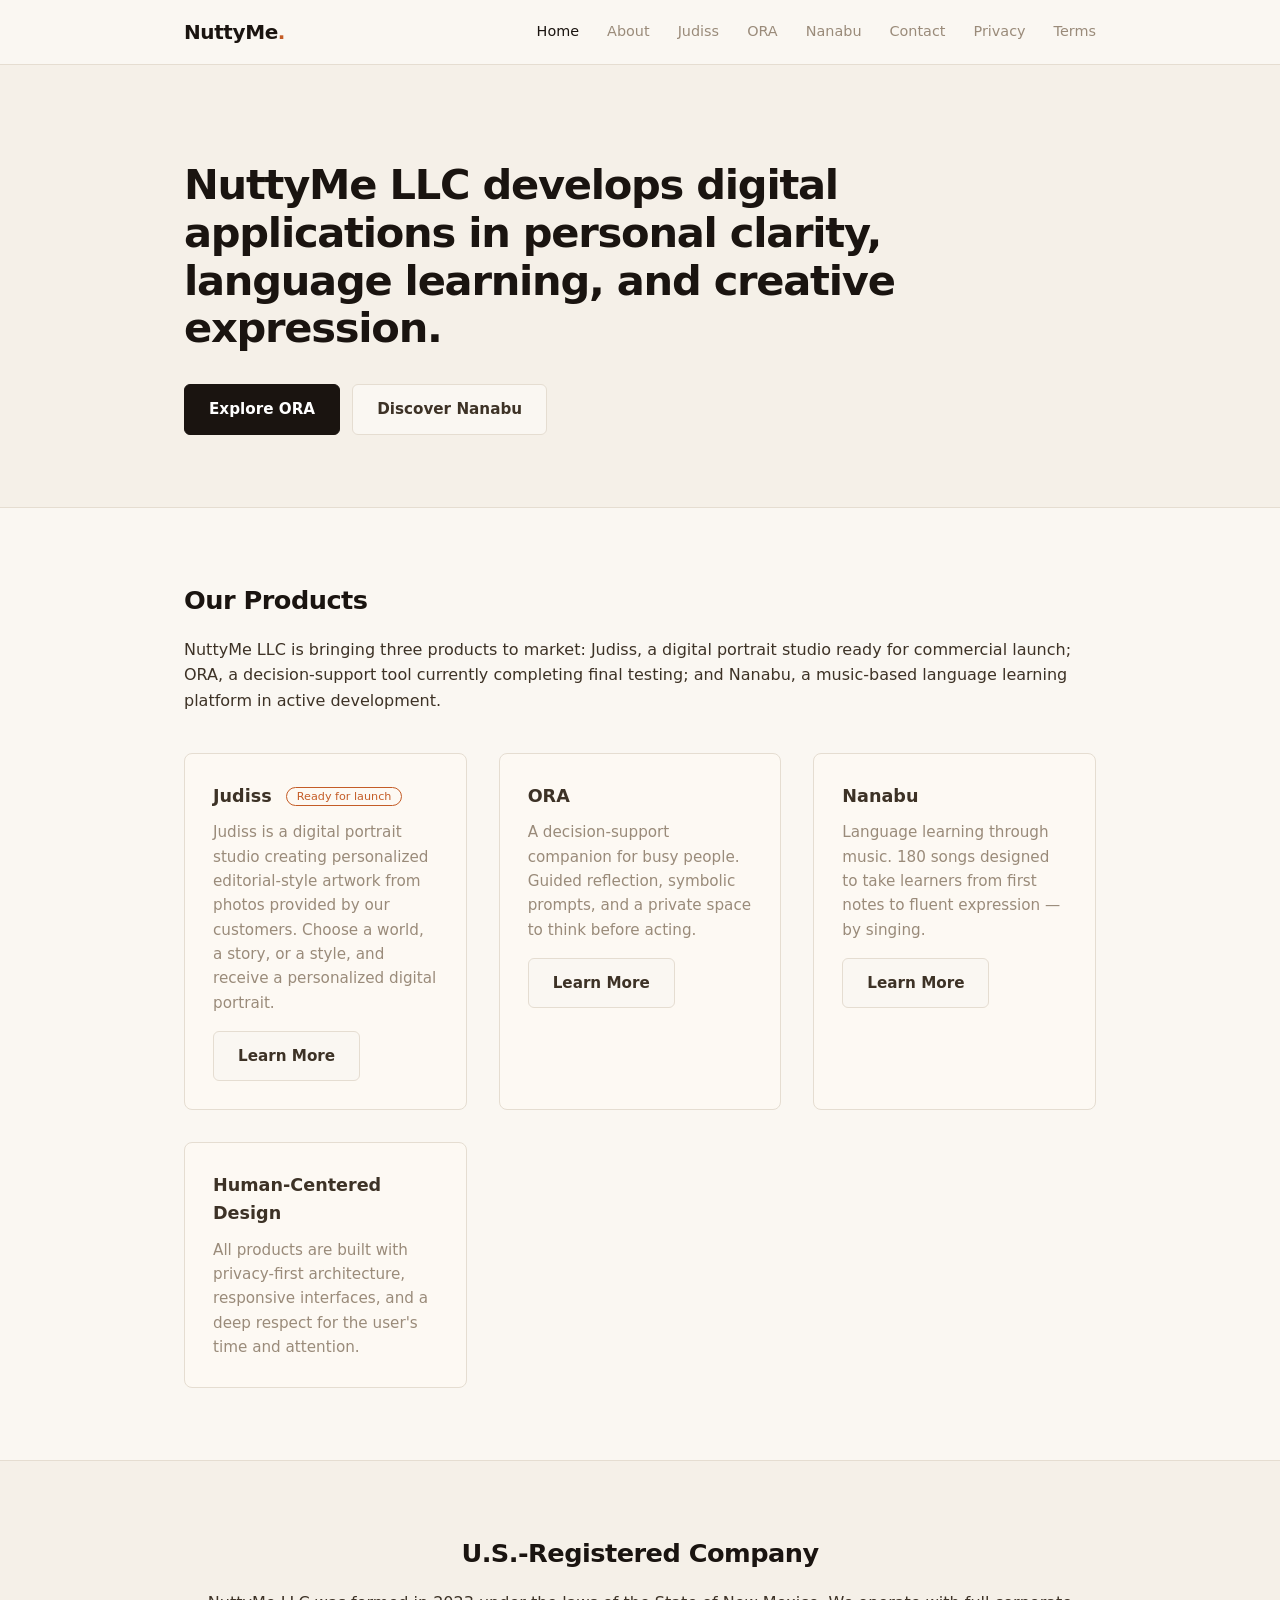
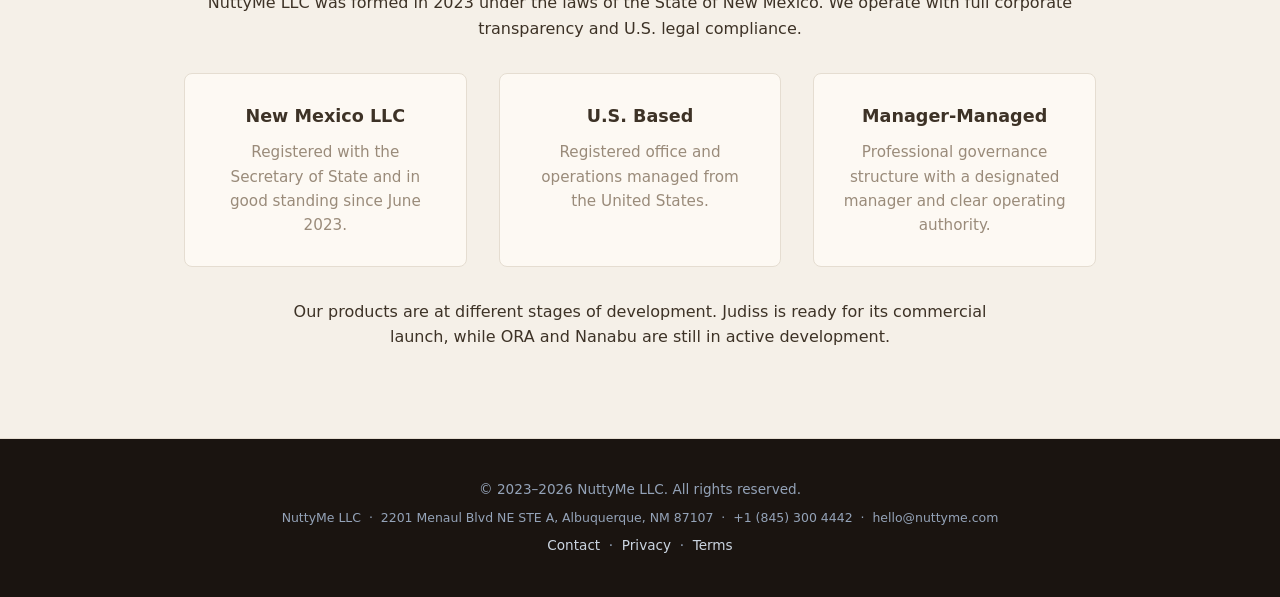
<file: index.html>
<!DOCTYPE html>
<html lang="en">
<head>
  <meta charset="UTF-8" />
  <meta name="viewport" content="width=device-width, initial-scale=1.0" />
  <title>NuttyMe LLC — Clarity &amp; Language Tools</title>
  <meta name="description" content="NuttyMe LLC develops Judiss, ORA, and Nanabu — digital applications in creative expression, clarity, and language learning." />
  <link rel="stylesheet" href="style.css" />
</head>
<body>
  <header>
    <div class="container">
      <a href="index.html" class="logo">NuttyMe<span>.</span></a>
      <input type="checkbox" id="menu-toggle" class="menu-toggle">
      <label for="menu-toggle" class="hamburger">
        <span></span>
        <span></span>
        <span></span>
      </label>
      <nav>
        <a href="index.html" class="active">Home</a>
        <a href="about.html">About</a>
        <a href="judiss">Judiss</a>
        <a href="ora.html">ORA</a>
        <a href="nanabu.html">Nanabu</a>
        <a href="contact.html">Contact</a>
        <a href="privacy.html">Privacy</a>
        <a href="legal.html">Terms</a>
      </nav>
    </div>
  </header>

  <section class="hero">
    <div class="container">
      <h1>NuttyMe LLC develops digital applications in personal clarity, language learning, and creative expression.</h1>
      <div class="cta">
        <a href="ora.html" class="btn btn-primary">Explore ORA</a>
        <a href="nanabu.html" class="btn btn-secondary">Discover Nanabu</a>
      </div>
    </div>
  </section>

  <section>
    <div class="container">
      <h2>Our Products</h2>
      <p>NuttyMe LLC is bringing three products to market: Judiss, a digital portrait studio ready for commercial launch; ORA, a decision-support tool currently completing final testing; and Nanabu, a music-based language learning platform in active development.</p>
      <div class="grid-3">
        <div class="card">
          <h3>Judiss <span style="font-size:0.7rem; font-weight:500; color:var(--accent); border:1px solid var(--accent); border-radius:20px; padding:2px 10px; margin-left:8px; vertical-align:middle; white-space:nowrap;">Ready for launch</span></h3>
          <p>Judiss is a digital portrait studio creating personalized editorial-style artwork from photos provided by our customers. Choose a world, a story, or a style, and receive a personalized digital portrait.</p>
          <a href="judiss" class="btn btn-secondary" style="margin-top:16px;">Learn More</a>
        </div>
        <div class="card">
          <h3>ORA</h3>
          <p>A decision-support companion for busy people. Guided reflection, symbolic prompts, and a private space to think before acting.</p>
          <a href="ora.html" class="btn btn-secondary" style="margin-top:16px;">Learn More</a>
        </div>
        <div class="card">
          <h3>Nanabu</h3>
          <p>Language learning through music. 180 songs designed to take learners from first notes to fluent expression — by singing.</p>
          <a href="nanabu.html" class="btn btn-secondary" style="margin-top:16px;">Learn More</a>
        </div>
        <div class="card">
          <h3>Human-Centered Design</h3>
          <p>All products are built with privacy-first architecture, responsive interfaces, and a deep respect for the user's time and attention.</p>
        </div>
      </div>
    </div>
  </section>

  <section class="alt">
    <div class="container">
      <h2 class="text-center">U.S.-Registered Company</h2>
      <p class="text-center">NuttyMe LLC was formed in 2023 under the laws of the State of New Mexico. We operate with full corporate transparency and U.S. legal compliance.</p>
      <div class="grid-3 mt-4">
        <div class="card text-center">
          <h3>New Mexico LLC</h3>
          <p>Registered with the Secretary of State and in good standing since June 2023.</p>
        </div>
        <div class="card text-center">
          <h3>U.S. Based</h3>
          <p>Registered office and operations managed from the United States.</p>
        </div>
        <div class="card text-center">
          <h3>Manager-Managed</h3>
          <p>Professional governance structure with a designated manager and clear operating authority.</p>
        </div>
      </div>
      <p class="mt-4 text-center" style="max-width: 720px; margin-left: auto; margin-right: auto;">Our products are at different stages of development. Judiss is ready for its commercial launch, while ORA and Nanabu are still in active development.</p>
    </div>
  </section>

  <footer>
    <div class="container">
      <span>© 2023–2026 NuttyMe LLC. All rights reserved.</span>
      <span class="footer-contact">
        NuttyMe LLC &nbsp;·&nbsp; 2201 Menaul Blvd NE STE A, Albuquerque, NM 87107 &nbsp;·&nbsp; +1 (845) 300 4442 &nbsp;·&nbsp; hello@nuttyme.com
      </span>
      <span>
        <a href="contact.html">Contact</a> &nbsp;·&nbsp; <a href="privacy.html">Privacy</a> &nbsp;·&nbsp; <a href="legal.html#terms">Terms</a>
      </span>
    </div>
  </footer>
</body>
</html>
</file>
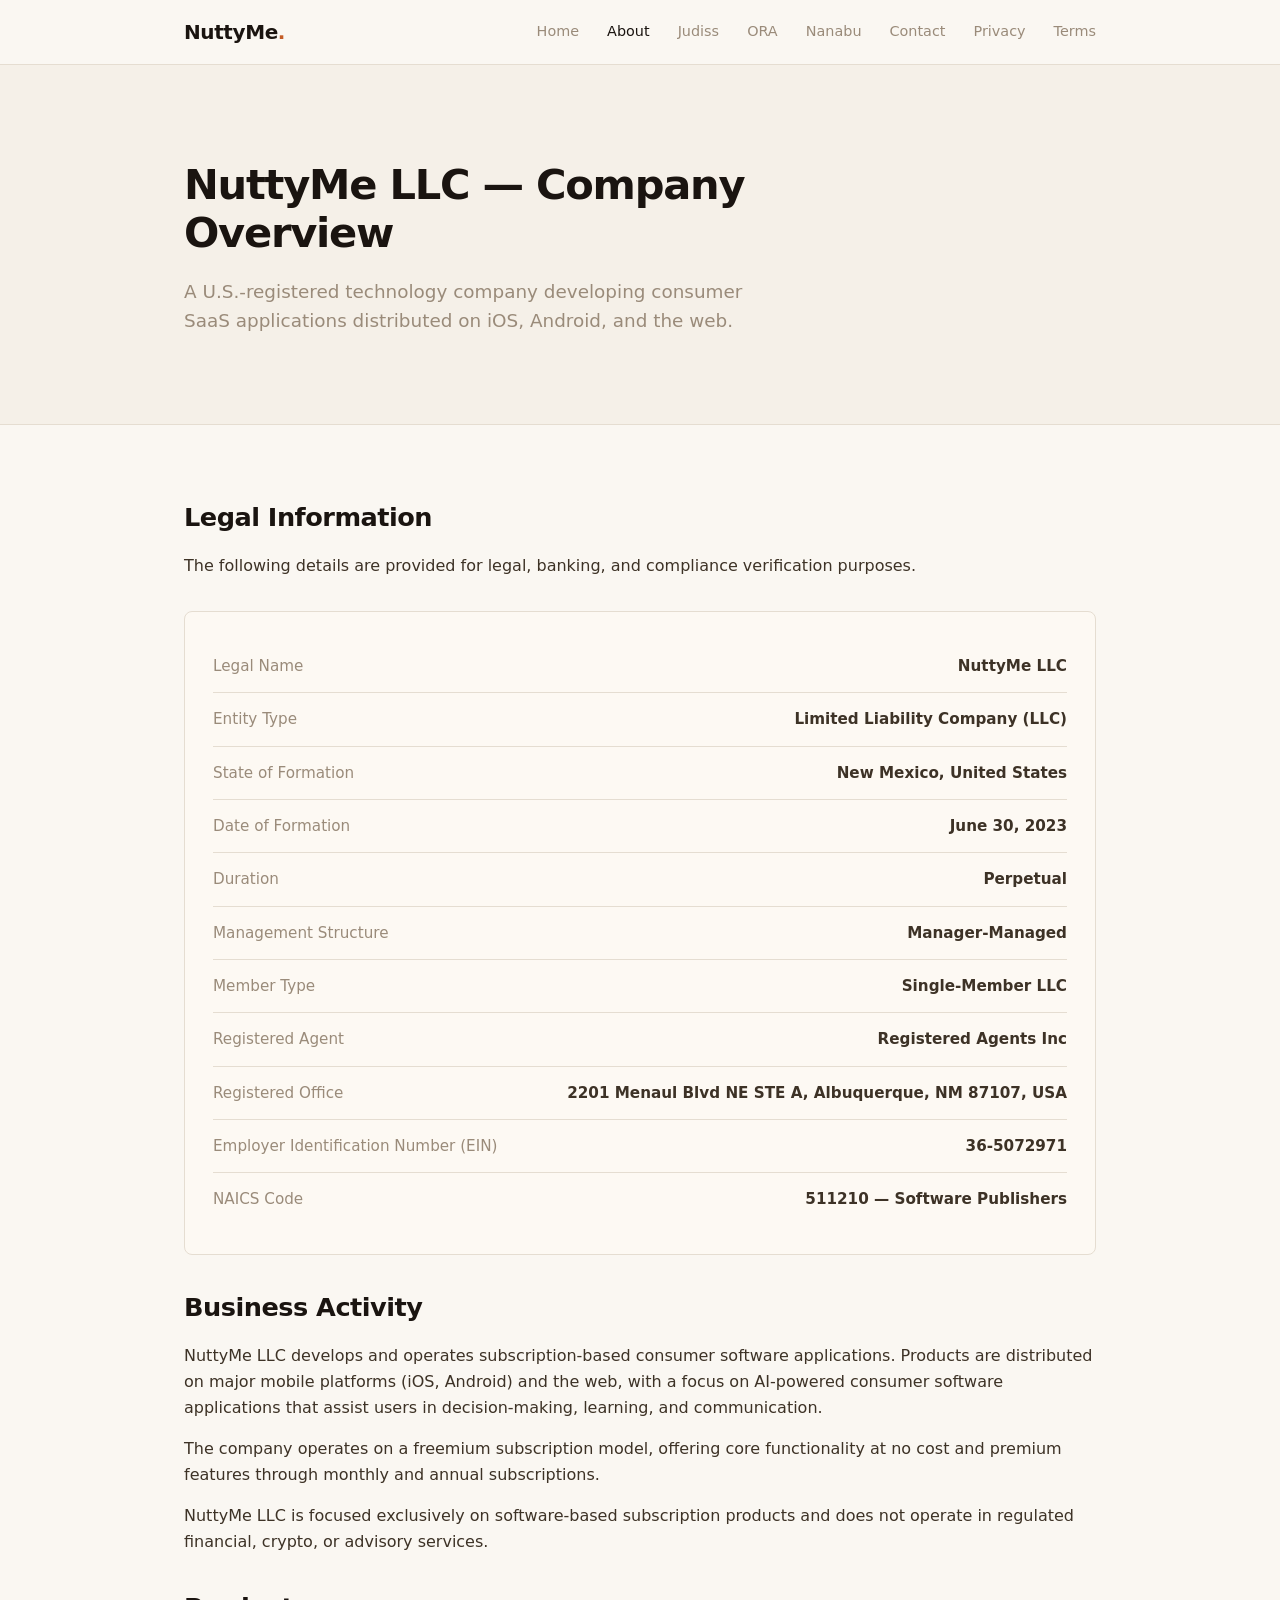
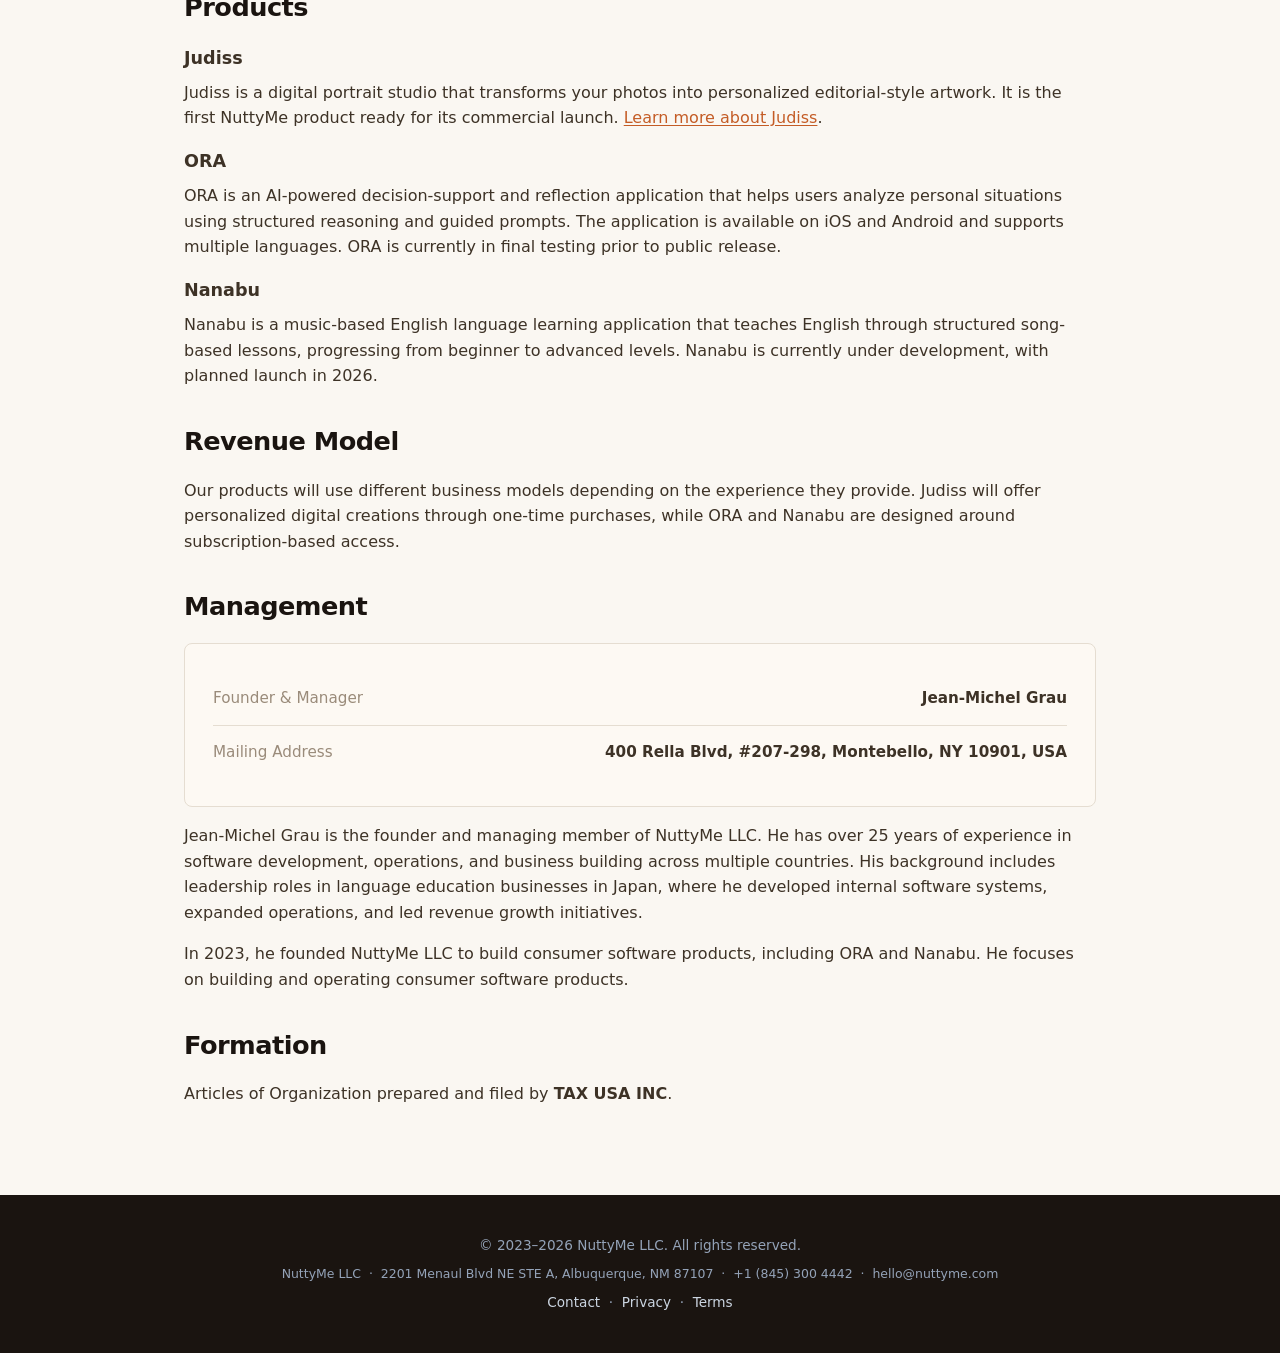
<file: about.html>
<!DOCTYPE html>
<html lang="en">
<head>
  <meta charset="UTF-8" />
  <meta name="viewport" content="width=device-width, initial-scale=1.0" />
  <title>About — NuttyMe LLC</title>
  <meta name="description" content="Learn about NuttyMe LLC: formation, governance, and mission." />
  <link rel="stylesheet" href="style.css" />
</head>
<body>
  <header>
    <div class="container">
      <a href="index.html" class="logo">NuttyMe<span>.</span></a>
      <input type="checkbox" id="menu-toggle" class="menu-toggle">
      <label for="menu-toggle" class="hamburger">
        <span></span>
        <span></span>
        <span></span>
      </label>
      <nav>
        <a href="index.html">Home</a>
        <a href="about.html" class="active">About</a>
        <a href="judiss">Judiss</a>
        <a href="ora.html">ORA</a>
        <a href="nanabu.html">Nanabu</a>
        <a href="contact.html">Contact</a>
        <a href="privacy.html">Privacy</a>
        <a href="legal.html">Terms</a>
      </nav>
    </div>
  </header>

  <section class="hero">
    <div class="container">
      <h1>NuttyMe LLC — Company Overview</h1>
      <p class="lead">A U.S.-registered technology company developing consumer SaaS applications distributed on iOS, Android, and the web.</p>
    </div>
  </section>

  <section>
    <div class="container">

      <h2>Legal Information</h2>
      <p>The following details are provided for legal, banking, and compliance verification purposes.</p>
      <div class="card mt-4">
        <div class="detail-row">
          <span class="label">Legal Name</span>
          <span class="value">NuttyMe LLC</span>
        </div>
        <div class="detail-row">
          <span class="label">Entity Type</span>
          <span class="value">Limited Liability Company (LLC)</span>
        </div>
        <div class="detail-row">
          <span class="label">State of Formation</span>
          <span class="value">New Mexico, United States</span>
        </div>
        <div class="detail-row">
          <span class="label">Date of Formation</span>
          <span class="value">June 30, 2023</span>
        </div>
        <div class="detail-row">
          <span class="label">Duration</span>
          <span class="value">Perpetual</span>
        </div>
        <div class="detail-row">
          <span class="label">Management Structure</span>
          <span class="value">Manager-Managed</span>
        </div>
        <div class="detail-row">
          <span class="label">Member Type</span>
          <span class="value">Single-Member LLC</span>
        </div>
        <div class="detail-row">
          <span class="label">Registered Agent</span>
          <span class="value">Registered Agents Inc</span>
        </div>
        <div class="detail-row">
          <span class="label">Registered Office</span>
          <span class="value">2201 Menaul Blvd NE STE A, Albuquerque, NM 87107, USA</span>
        </div>
        <div class="detail-row">
          <span class="label">Employer Identification Number (EIN)</span>
          <span class="value">36-5072971</span>
        </div>
        <div class="detail-row">
          <span class="label">NAICS Code</span>
          <span class="value">511210 — Software Publishers</span>
        </div>
      </div>

      <h2 class="mt-4">Business Activity</h2>
      <p>NuttyMe LLC develops and operates subscription-based consumer software applications. Products are distributed on major mobile platforms (iOS, Android) and the web, with a focus on AI-powered consumer software applications that assist users in decision-making, learning, and communication.</p>
      <p>The company operates on a freemium subscription model, offering core functionality at no cost and premium features through monthly and annual subscriptions.</p>
      <p>NuttyMe LLC is focused exclusively on software-based subscription products and does not operate in regulated financial, crypto, or advisory services.</p>

      <h2 class="mt-4">Products</h2>

      <h3 class="mt-2">Judiss</h3>
      <p>Judiss is a digital portrait studio that transforms your photos into personalized editorial-style artwork. It is the first NuttyMe product ready for its commercial launch. <a href="judiss">Learn more about Judiss</a>.</p>

      <h3 class="mt-2">ORA</h3>
      <p>ORA is an AI-powered decision-support and reflection application that helps users analyze personal situations using structured reasoning and guided prompts. The application is available on iOS and Android and supports multiple languages. ORA is currently in final testing prior to public release.</p>

      <h3>Nanabu</h3>
      <p>Nanabu is a music-based English language learning application that teaches English through structured song-based lessons, progressing from beginner to advanced levels. Nanabu is currently under development, with planned launch in 2026.</p>

      <h2 class="mt-4">Revenue Model</h2>
      <p>Our products will use different business models depending on the experience they provide. Judiss will offer personalized digital creations through one-time purchases, while ORA and Nanabu are designed around subscription-based access.</p>

      <h2 class="mt-4">Management</h2>
      <div class="card mt-2">
        <div class="detail-row">
          <span class="label">Founder &amp; Manager</span>
          <span class="value">Jean-Michel Grau</span>
        </div>
        <div class="detail-row">
          <span class="label">Mailing Address</span>
          <span class="value">400 Rella Blvd, #207-298, Montebello, NY 10901, USA</span>
        </div>
      </div>

      <p class="mt-2">Jean-Michel Grau is the founder and managing member of NuttyMe LLC. He has over 25 years of experience in software development, operations, and business building across multiple countries. His background includes leadership roles in language education businesses in Japan, where he developed internal software systems, expanded operations, and led revenue growth initiatives.</p>
      <p>In 2023, he founded NuttyMe LLC to build consumer software products, including ORA and Nanabu. He focuses on building and operating consumer software products.</p>

      <h2 class="mt-4">Formation</h2>
      <p>Articles of Organization prepared and filed by <strong>TAX USA INC</strong>.</p>
    </div>
  </section>

  <footer>
    <div class="container">
      <span>© 2023–2026 NuttyMe LLC. All rights reserved.</span>
      <span class="footer-contact">
        NuttyMe LLC &nbsp;·&nbsp; 2201 Menaul Blvd NE STE A, Albuquerque, NM 87107 &nbsp;·&nbsp; +1 (845) 300 4442 &nbsp;·&nbsp; hello@nuttyme.com
      </span>
      <span>
        <a href="contact.html">Contact</a> &nbsp;·&nbsp; <a href="privacy.html">Privacy</a> &nbsp;·&nbsp; <a href="legal.html#terms">Terms</a>
      </span>
    </div>
  </footer>
</body>
</html>
</file>
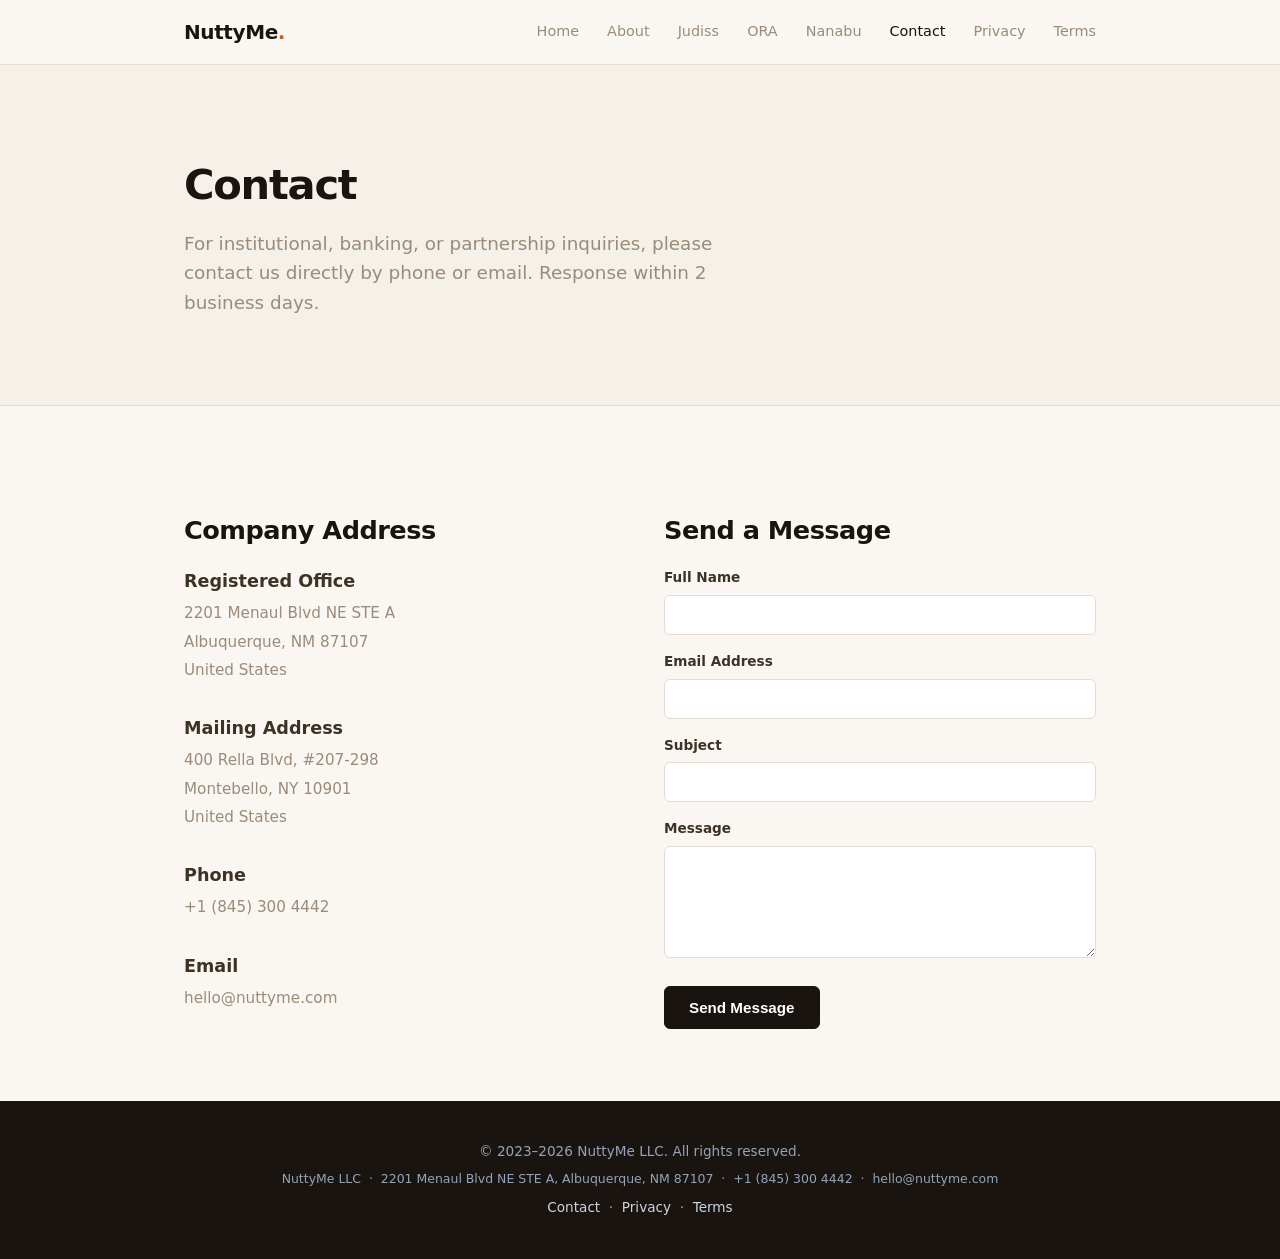
<file: contact.html>
<!DOCTYPE html>
<html lang="en">
<head>
  <meta charset="UTF-8" />
  <meta name="viewport" content="width=device-width, initial-scale=1.0" />
  <title>Contact — NuttyMe LLC</title>
  <meta name="description" content="Contact NuttyMe LLC: address, phone, and email." />
  <link rel="stylesheet" href="style.css" />
</head>
<body>
  <header>
    <div class="container">
      <a href="index.html" class="logo">NuttyMe<span>.</span></a>
      <input type="checkbox" id="menu-toggle" class="menu-toggle">
      <label for="menu-toggle" class="hamburger">
        <span></span>
        <span></span>
        <span></span>
      </label>
      <nav>
        <a href="index.html">Home</a>
        <a href="about.html">About</a>
        <a href="judiss">Judiss</a>
        <a href="ora.html">ORA</a>
        <a href="nanabu.html">Nanabu</a>
        <a href="contact.html" class="active">Contact</a>
        <a href="privacy.html">Privacy</a>
        <a href="legal.html">Terms</a>
      </nav>
    </div>
  </header>

  <section class="hero">
    <div class="container">
      <h1>Contact</h1>
      <p class="lead">For institutional, banking, or partnership inquiries, please contact us directly by phone or email. Response within 2 business days.</p>
    </div>
  </section>

  <section>
    <div class="container">
      <div class="contact-grid">
        <div>
          <h2>Company Address</h2>
          <div class="contact-block mt-2">
            <h3>Registered Office</h3>
            <p>2201 Menaul Blvd NE STE A</p>
            <p>Albuquerque, NM 87107</p>
            <p>United States</p>
          </div>
          <div class="contact-block mt-4">
            <h3>Mailing Address</h3>
            <p>400 Rella Blvd, #207-298</p>
            <p>Montebello, NY 10901</p>
            <p>United States</p>
          </div>
          <div class="contact-block mt-4">
            <h3>Phone</h3>
            <p>+1 (845) 300 4442</p>
          </div>
          <div class="contact-block mt-4">
            <h3>Email</h3>
            <p>hello@nuttyme.com</p>
          </div>
        </div>

        <div>
          <h2>Send a Message</h2>
          <form action="#" method="post" onsubmit="event.preventDefault(); alert('Thank you. This form is not yet connected to a backend.');">
            <label for="name">Full Name</label>
            <input type="text" id="name" name="name" required />

            <label for="email">Email Address</label>
            <input type="email" id="email" name="email" required />

            <label for="subject">Subject</label>
            <input type="text" id="subject" name="subject" required />

            <label for="message">Message</label>
            <textarea id="message" name="message" rows="5" required></textarea>

            <button type="submit" class="btn btn-primary">Send Message</button>
          </form>
        </div>
      </div>
    </div>
  </section>

  <footer>
    <div class="container">
      <span>© 2023–2026 NuttyMe LLC. All rights reserved.</span>
      <span class="footer-contact">
        NuttyMe LLC &nbsp;·&nbsp; 2201 Menaul Blvd NE STE A, Albuquerque, NM 87107 &nbsp;·&nbsp; +1 (845) 300 4442 &nbsp;·&nbsp; hello@nuttyme.com
      </span>
      <span>
        <a href="contact.html">Contact</a> &nbsp;·&nbsp; <a href="privacy.html">Privacy</a> &nbsp;·&nbsp; <a href="legal.html#terms">Terms</a>
      </span>
    </div>
  </footer>
</body>
</html>
</file>
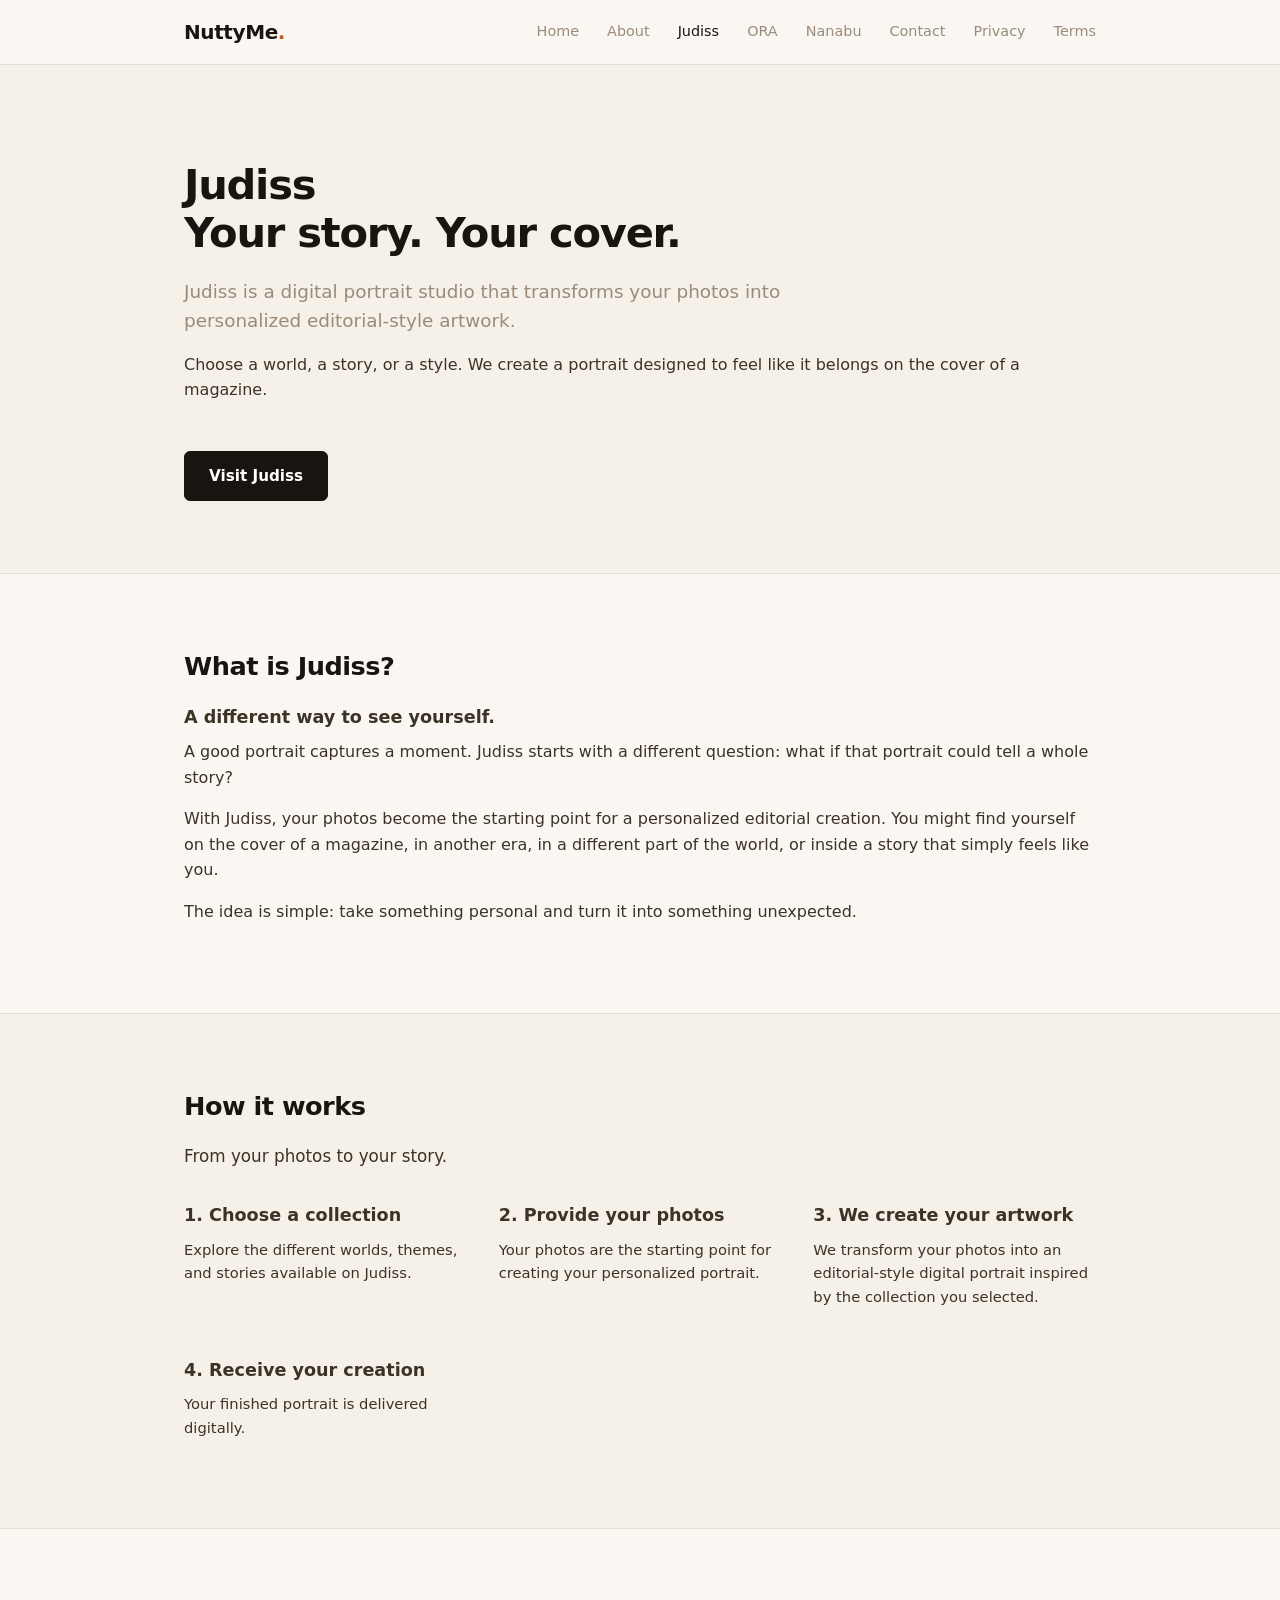
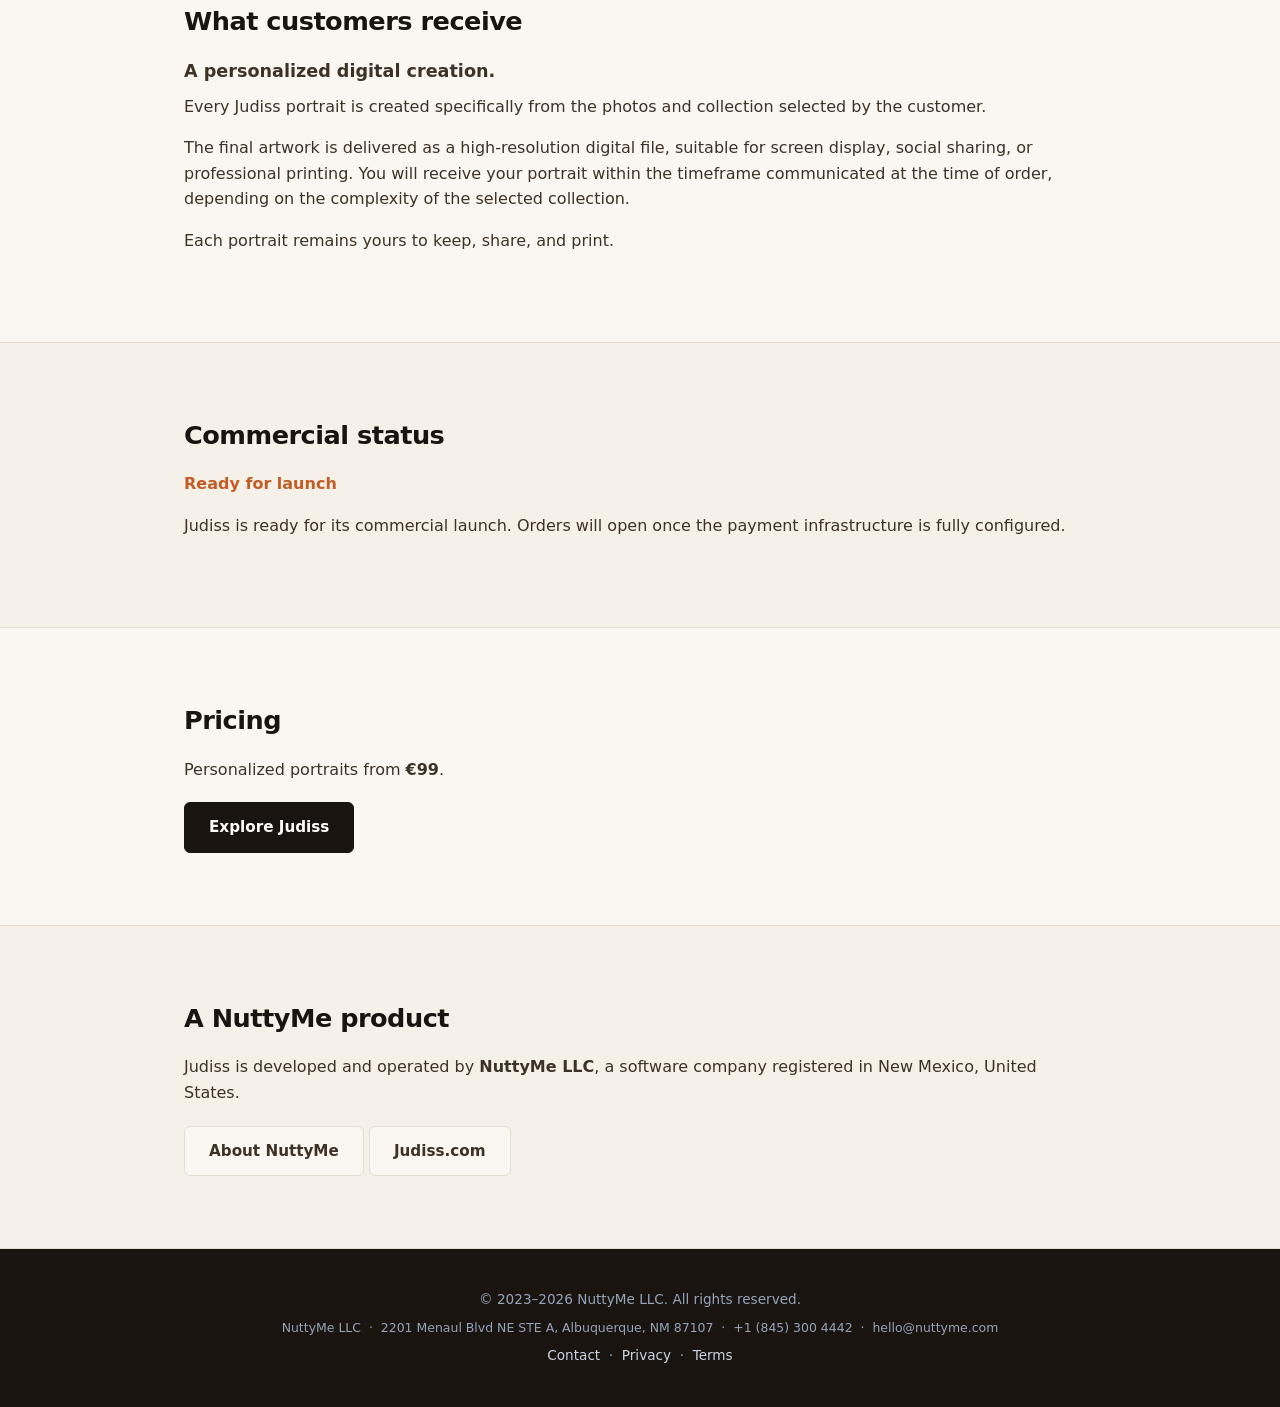
<file: judiss.html>
<!DOCTYPE html>
<html lang="en">
<head>
  <meta charset="UTF-8" />
  <meta name="viewport" content="width=device-width, initial-scale=1.0" />
  <title>Judiss — NuttyMe LLC</title>
  <meta name="description" content="Judiss is a digital portrait studio that transforms your photos into personalized editorial-style artwork." />
  <link rel="stylesheet" href="style.css" />
</head>
<body>
  <header>
    <div class="container">
      <a href="index.html" class="logo">NuttyMe<span>.</span></a>
      <input type="checkbox" id="menu-toggle" class="menu-toggle">
      <label for="menu-toggle" class="hamburger">
        <span></span>
        <span></span>
        <span></span>
      </label>
      <nav>
        <a href="index.html">Home</a>
        <a href="about.html">About</a>
        <a href="judiss" class="active">Judiss</a>
        <a href="ora.html">ORA</a>
        <a href="nanabu.html">Nanabu</a>
        <a href="contact.html">Contact</a>
        <a href="privacy.html">Privacy</a>
        <a href="legal.html">Terms</a>
      </nav>
    </div>
  </header>

  <!-- Hero -->
  <section class="hero">
    <div class="container">
      <h1>Judiss<br />Your story. Your cover.</h1>
      <p class="lead">Judiss is a digital portrait studio that transforms your photos into personalized editorial-style artwork.</p>
      <p>Choose a world, a story, or a style. We create a portrait designed to feel like it belongs on the cover of a magazine.</p>
      <div class="cta">
        <a href="https://www.judiss.com" class="btn btn-primary">Visit Judiss</a>
      </div>
    </div>
  </section>

  <!-- What is Judiss? -->
  <section>
    <div class="container">
      <h2>What is Judiss?</h2>
      <h3>A different way to see yourself.</h3>
      <p>A good portrait captures a moment. Judiss starts with a different question: what if that portrait could tell a whole story?</p>
      <p>With Judiss, your photos become the starting point for a personalized editorial creation. You might find yourself on the cover of a magazine, in another era, in a different part of the world, or inside a story that simply feels like you.</p>
      <p>The idea is simple: take something personal and turn it into something unexpected.</p>
    </div>
  </section>

  <!-- How it works -->
  <section class="alt">
    <div class="container">
      <h2>How it works</h2>
      <p style="margin-bottom: 32px; font-size: 1.05rem; color: var(--slate);">From your photos to your story.</p>

      <div class="detail-grid">
        <div class="detail-item">
          <h3>1. Choose a collection</h3>
          <p>Explore the different worlds, themes, and stories available on Judiss.</p>
        </div>
        <div class="detail-item">
          <h3>2. Provide your photos</h3>
          <p>Your photos are the starting point for creating your personalized portrait.</p>
        </div>
        <div class="detail-item">
          <h3>3. We create your artwork</h3>
          <p>We transform your photos into an editorial-style digital portrait inspired by the collection you selected.</p>
        </div>
        <div class="detail-item">
          <h3>4. Receive your creation</h3>
          <p>Your finished portrait is delivered digitally.</p>
        </div>
      </div>
    </div>
  </section>

  <!-- What customers receive -->
  <section>
    <div class="container">
      <h2>What customers receive</h2>
      <h3>A personalized digital creation.</h3>
      <p>Every Judiss portrait is created specifically from the photos and collection selected by the customer.</p>
      <p>The final artwork is delivered as a high-resolution digital file, suitable for screen display, social sharing, or professional printing. You will receive your portrait within the timeframe communicated at the time of order, depending on the complexity of the selected collection.</p>
      <p>Each portrait remains yours to keep, share, and print.</p>
    </div>
  </section>

  <!-- Commercial status -->
  <section class="alt">
    <div class="container">
      <h2>Commercial status</h2>
      <p><strong style="color: var(--accent);">Ready for launch</strong></p>
      <p>Judiss is ready for its commercial launch. Orders will open once the payment infrastructure is fully configured.</p>
    </div>
  </section>

  <!-- Pricing -->
  <section>
    <div class="container">
      <h2>Pricing</h2>
      <p>Personalized portraits from <strong>€99</strong>.</p>
      <div class="cta" style="margin-top: 20px;">
        <a href="https://www.judiss.com" class="btn btn-primary">Explore Judiss</a>
      </div>
    </div>
  </section>

  <!-- A NuttyMe product -->
  <section class="alt">
    <div class="container">
      <h2>A NuttyMe product</h2>
      <p>Judiss is developed and operated by <strong>NuttyMe LLC</strong>, a software company registered in New Mexico, United States.</p>
      <div class="cta" style="margin-top: 20px;">
        <a href="about.html" class="btn btn-secondary">About NuttyMe</a>
        <a href="https://www.judiss.com" class="btn btn-secondary">Judiss.com</a>
      </div>
    </div>
  </section>

  <footer>
    <div class="container">
      <span>© 2023–2026 NuttyMe LLC. All rights reserved.</span>
      <span class="footer-contact">
        NuttyMe LLC &nbsp;·&nbsp; 2201 Menaul Blvd NE STE A, Albuquerque, NM 87107 &nbsp;·&nbsp; +1 (845) 300 4442 &nbsp;·&nbsp; hello@nuttyme.com
      </span>
      <span>
        <a href="contact.html">Contact</a> &nbsp;·&nbsp; <a href="privacy.html">Privacy</a> &nbsp;·&nbsp; <a href="legal.html#terms">Terms</a>
      </span>
    </div>
  </footer>
</body>
</html>
</file>
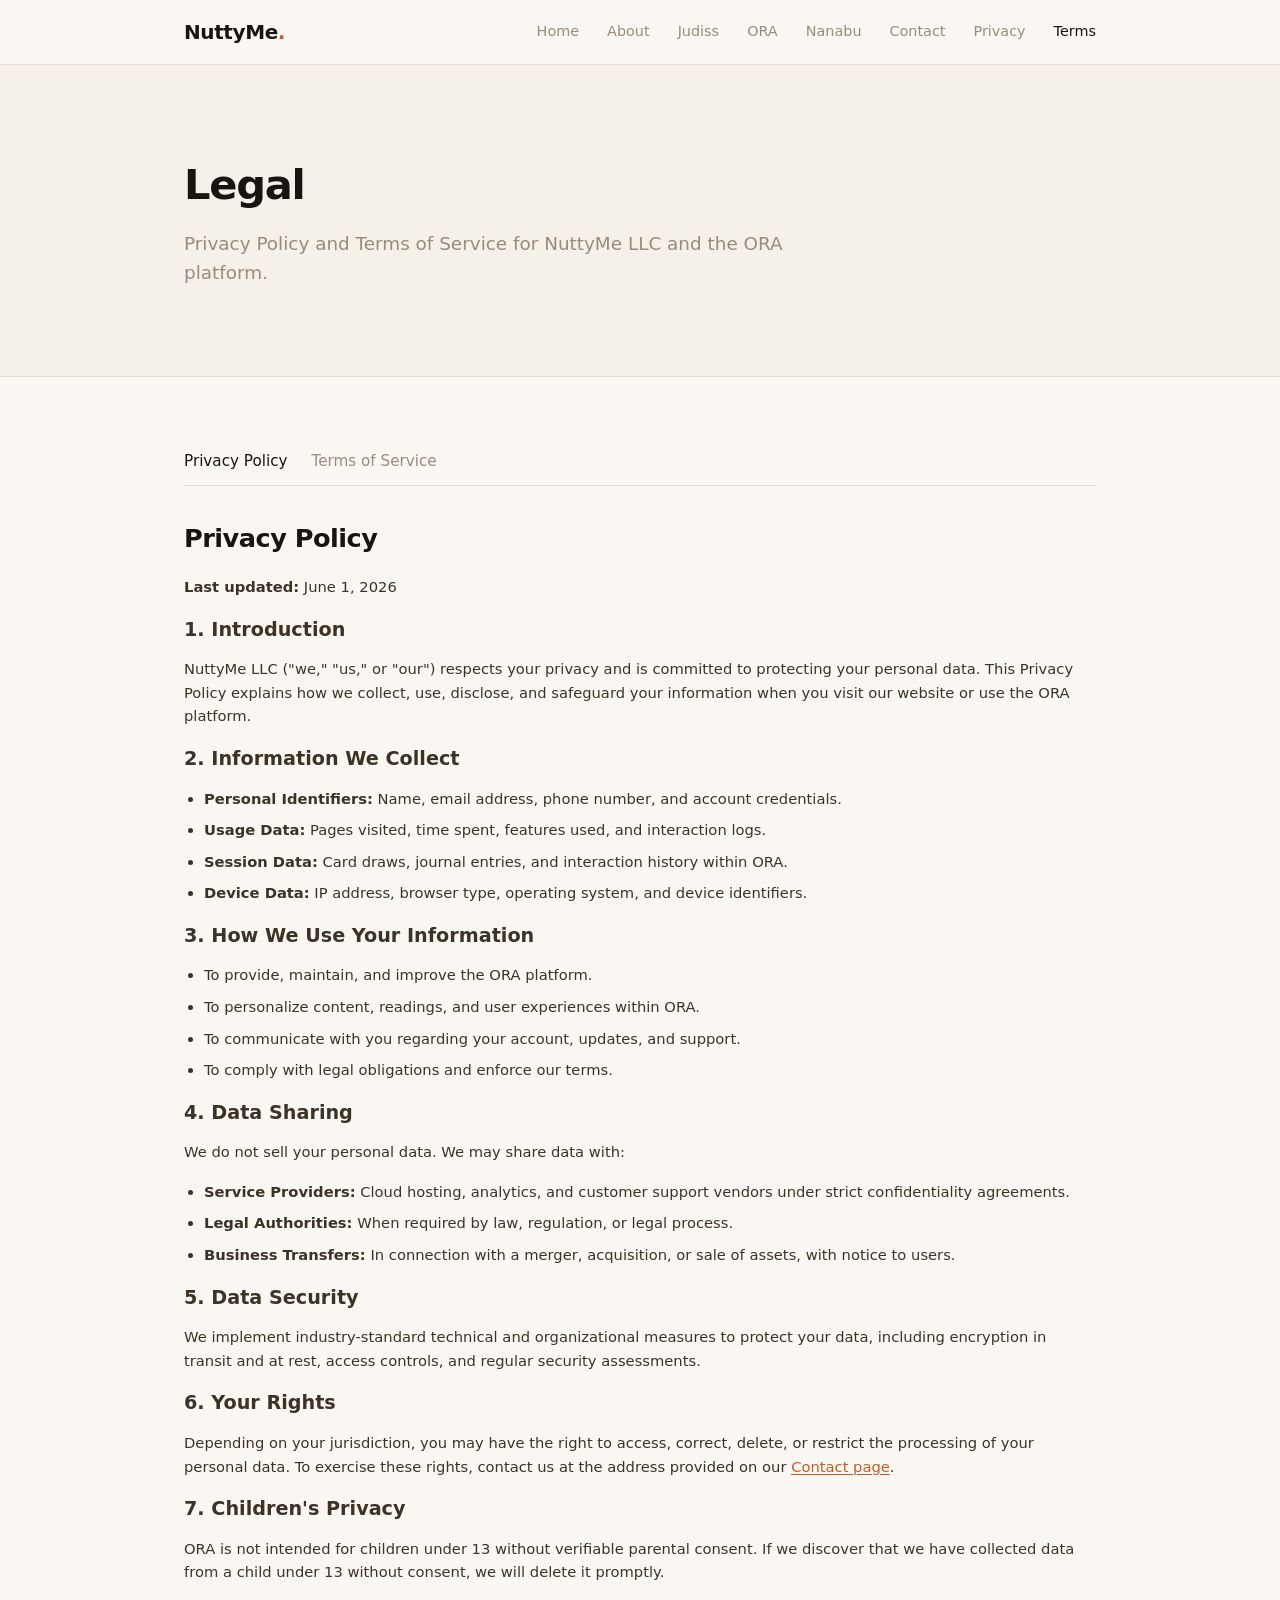
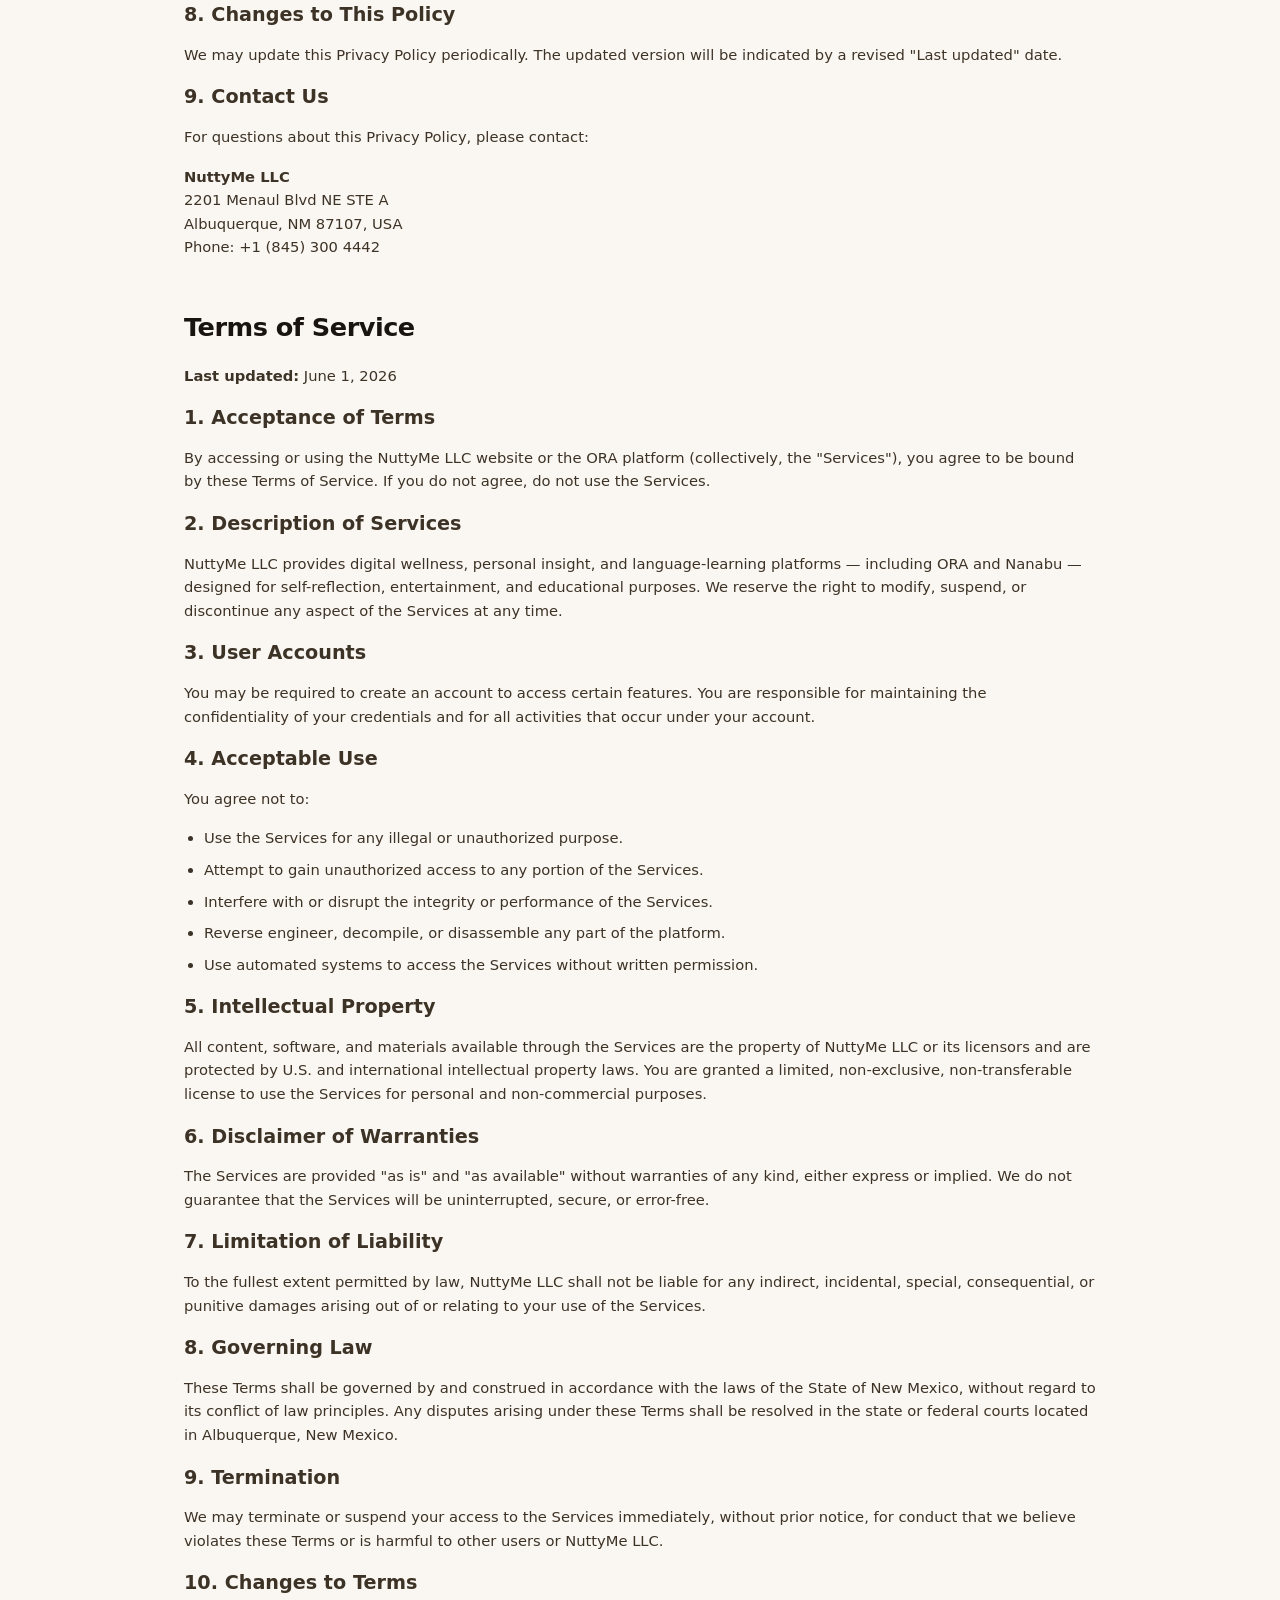
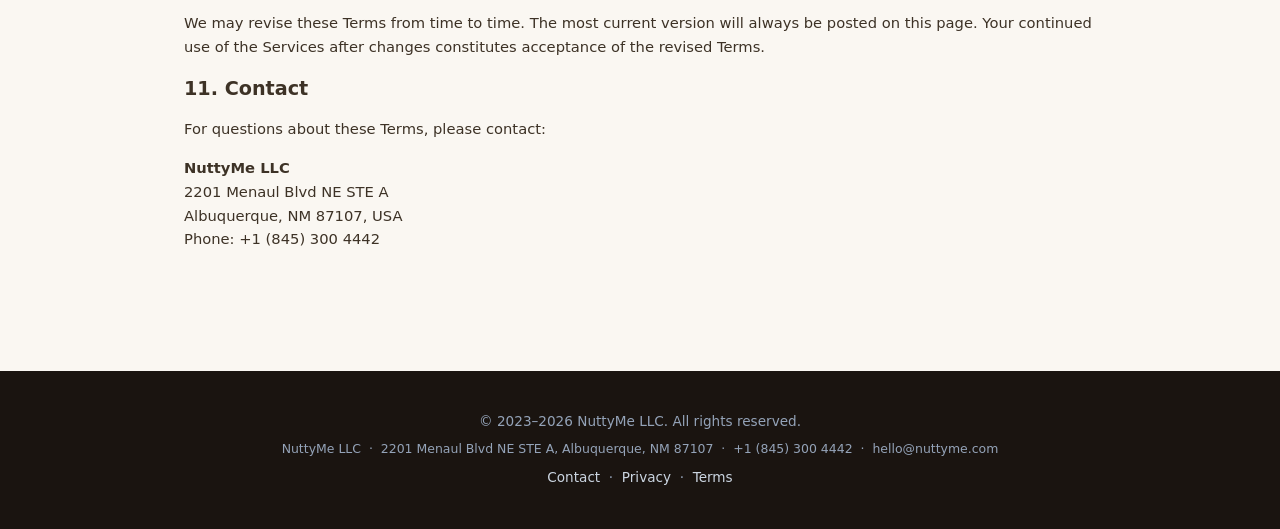
<file: legal.html>
<!DOCTYPE html>
<html lang="en">
<head>
  <meta charset="UTF-8" />
  <meta name="viewport" content="width=device-width, initial-scale=1.0" />
  <title>Legal — NuttyMe LLC</title>
  <meta name="description" content="Privacy Policy and Terms of Service for NuttyMe LLC." />
  <link rel="stylesheet" href="style.css" />
</head>
<body>
  <header>
    <div class="container">
      <a href="index.html" class="logo">NuttyMe<span>.</span></a>
      <input type="checkbox" id="menu-toggle" class="menu-toggle">
      <label for="menu-toggle" class="hamburger">
        <span></span>
        <span></span>
        <span></span>
      </label>
      <nav>
        <a href="index.html">Home</a>
        <a href="about.html">About</a>
        <a href="judiss">Judiss</a>
        <a href="ora.html">ORA</a>
        <a href="nanabu.html">Nanabu</a>
        <a href="contact.html">Contact</a>
        <a href="privacy.html">Privacy</a>
        <a href="legal.html" class="active">Terms</a>
      </nav>
    </div>
  </header>

  <section class="hero">
    <div class="container">
      <h1>Legal</h1>
      <p class="lead">Privacy Policy and Terms of Service for NuttyMe LLC and the ORA platform.</p>
    </div>
  </section>

  <section>
    <div class="container">
      <div class="legal-nav">
        <a href="#privacy" class="active">Privacy Policy</a>
        <a href="#terms">Terms of Service</a>
      </div>

      <div class="legal-section" id="privacy">
        <h2>Privacy Policy</h2>
        <p><strong>Last updated:</strong> June 1, 2026</p>

        <h3>1. Introduction</h3>
        <p>NuttyMe LLC ("we," "us," or "our") respects your privacy and is committed to protecting your personal data. This Privacy Policy explains how we collect, use, disclose, and safeguard your information when you visit our website or use the ORA platform.</p>

        <h3>2. Information We Collect</h3>
        <ul>
          <li><strong>Personal Identifiers:</strong> Name, email address, phone number, and account credentials.</li>
          <li><strong>Usage Data:</strong> Pages visited, time spent, features used, and interaction logs.</li>
          <li><strong>Session Data:</strong> Card draws, journal entries, and interaction history within ORA.</li>
          <li><strong>Device Data:</strong> IP address, browser type, operating system, and device identifiers.</li>
        </ul>

        <h3>3. How We Use Your Information</h3>
        <ul>
          <li>To provide, maintain, and improve the ORA platform.</li>
          <li>To personalize content, readings, and user experiences within ORA.</li>
          <li>To communicate with you regarding your account, updates, and support.</li>
          <li>To comply with legal obligations and enforce our terms.</li>
        </ul>

        <h3>4. Data Sharing</h3>
        <p>We do not sell your personal data. We may share data with:</p>
        <ul>
          <li><strong>Service Providers:</strong> Cloud hosting, analytics, and customer support vendors under strict confidentiality agreements.</li>
          <li><strong>Legal Authorities:</strong> When required by law, regulation, or legal process.</li>
          <li><strong>Business Transfers:</strong> In connection with a merger, acquisition, or sale of assets, with notice to users.</li>
        </ul>

        <h3>5. Data Security</h3>
        <p>We implement industry-standard technical and organizational measures to protect your data, including encryption in transit and at rest, access controls, and regular security assessments.</p>

        <h3>6. Your Rights</h3>
        <p>Depending on your jurisdiction, you may have the right to access, correct, delete, or restrict the processing of your personal data. To exercise these rights, contact us at the address provided on our <a href="contact.html">Contact page</a>.</p>

        <h3>7. Children's Privacy</h3>
        <p>ORA is not intended for children under 13 without verifiable parental consent. If we discover that we have collected data from a child under 13 without consent, we will delete it promptly.</p>

        <h3>8. Changes to This Policy</h3>
        <p>We may update this Privacy Policy periodically. The updated version will be indicated by a revised "Last updated" date.</p>

        <h3>9. Contact Us</h3>
        <p>For questions about this Privacy Policy, please contact:</p>
        <p><strong>NuttyMe LLC</strong><br>2201 Menaul Blvd NE STE A<br>Albuquerque, NM 87107, USA<br>Phone: +1 (845) 300 4442</p>
      </div>

      <div class="legal-section" id="terms">
        <h2>Terms of Service</h2>
        <p><strong>Last updated:</strong> June 1, 2026</p>

        <h3>1. Acceptance of Terms</h3>
        <p>By accessing or using the NuttyMe LLC website or the ORA platform (collectively, the "Services"), you agree to be bound by these Terms of Service. If you do not agree, do not use the Services.</p>

        <h3>2. Description of Services</h3>
        <p>NuttyMe LLC provides digital wellness, personal insight, and language-learning platforms — including ORA and Nanabu — designed for self-reflection, entertainment, and educational purposes. We reserve the right to modify, suspend, or discontinue any aspect of the Services at any time.</p>

        <h3>3. User Accounts</h3>
        <p>You may be required to create an account to access certain features. You are responsible for maintaining the confidentiality of your credentials and for all activities that occur under your account.</p>

        <h3>4. Acceptable Use</h3>
        <p>You agree not to:</p>
        <ul>
          <li>Use the Services for any illegal or unauthorized purpose.</li>
          <li>Attempt to gain unauthorized access to any portion of the Services.</li>
          <li>Interfere with or disrupt the integrity or performance of the Services.</li>
          <li>Reverse engineer, decompile, or disassemble any part of the platform.</li>
          <li>Use automated systems to access the Services without written permission.</li>
        </ul>

        <h3>5. Intellectual Property</h3>
        <p>All content, software, and materials available through the Services are the property of NuttyMe LLC or its licensors and are protected by U.S. and international intellectual property laws. You are granted a limited, non-exclusive, non-transferable license to use the Services for personal and non-commercial purposes.</p>

        <h3>6. Disclaimer of Warranties</h3>
        <p>The Services are provided "as is" and "as available" without warranties of any kind, either express or implied. We do not guarantee that the Services will be uninterrupted, secure, or error-free.</p>

        <h3>7. Limitation of Liability</h3>
        <p>To the fullest extent permitted by law, NuttyMe LLC shall not be liable for any indirect, incidental, special, consequential, or punitive damages arising out of or relating to your use of the Services.</p>

        <h3>8. Governing Law</h3>
        <p>These Terms shall be governed by and construed in accordance with the laws of the State of New Mexico, without regard to its conflict of law principles. Any disputes arising under these Terms shall be resolved in the state or federal courts located in Albuquerque, New Mexico.</p>

        <h3>9. Termination</h3>
        <p>We may terminate or suspend your access to the Services immediately, without prior notice, for conduct that we believe violates these Terms or is harmful to other users or NuttyMe LLC.</p>

        <h3>10. Changes to Terms</h3>
        <p>We may revise these Terms from time to time. The most current version will always be posted on this page. Your continued use of the Services after changes constitutes acceptance of the revised Terms.</p>

        <h3>11. Contact</h3>
        <p>For questions about these Terms, please contact:</p>
        <p><strong>NuttyMe LLC</strong><br>2201 Menaul Blvd NE STE A<br>Albuquerque, NM 87107, USA<br>Phone: +1 (845) 300 4442</p>
      </div>
    </div>
  </section>

  <footer>
    <div class="container">
      <span>© 2023–2026 NuttyMe LLC. All rights reserved.</span>
      <span class="footer-contact">
        NuttyMe LLC &nbsp;·&nbsp; 2201 Menaul Blvd NE STE A, Albuquerque, NM 87107 &nbsp;·&nbsp; +1 (845) 300 4442 &nbsp;·&nbsp; hello@nuttyme.com
      </span>
      <span>
        <a href="contact.html">Contact</a> &nbsp;·&nbsp; <a href="legal.html">Privacy</a> &nbsp;·&nbsp; <a href="legal.html#terms">Terms</a>
      </span>
    </div>
  </footer>
</body>
</html>
</file>
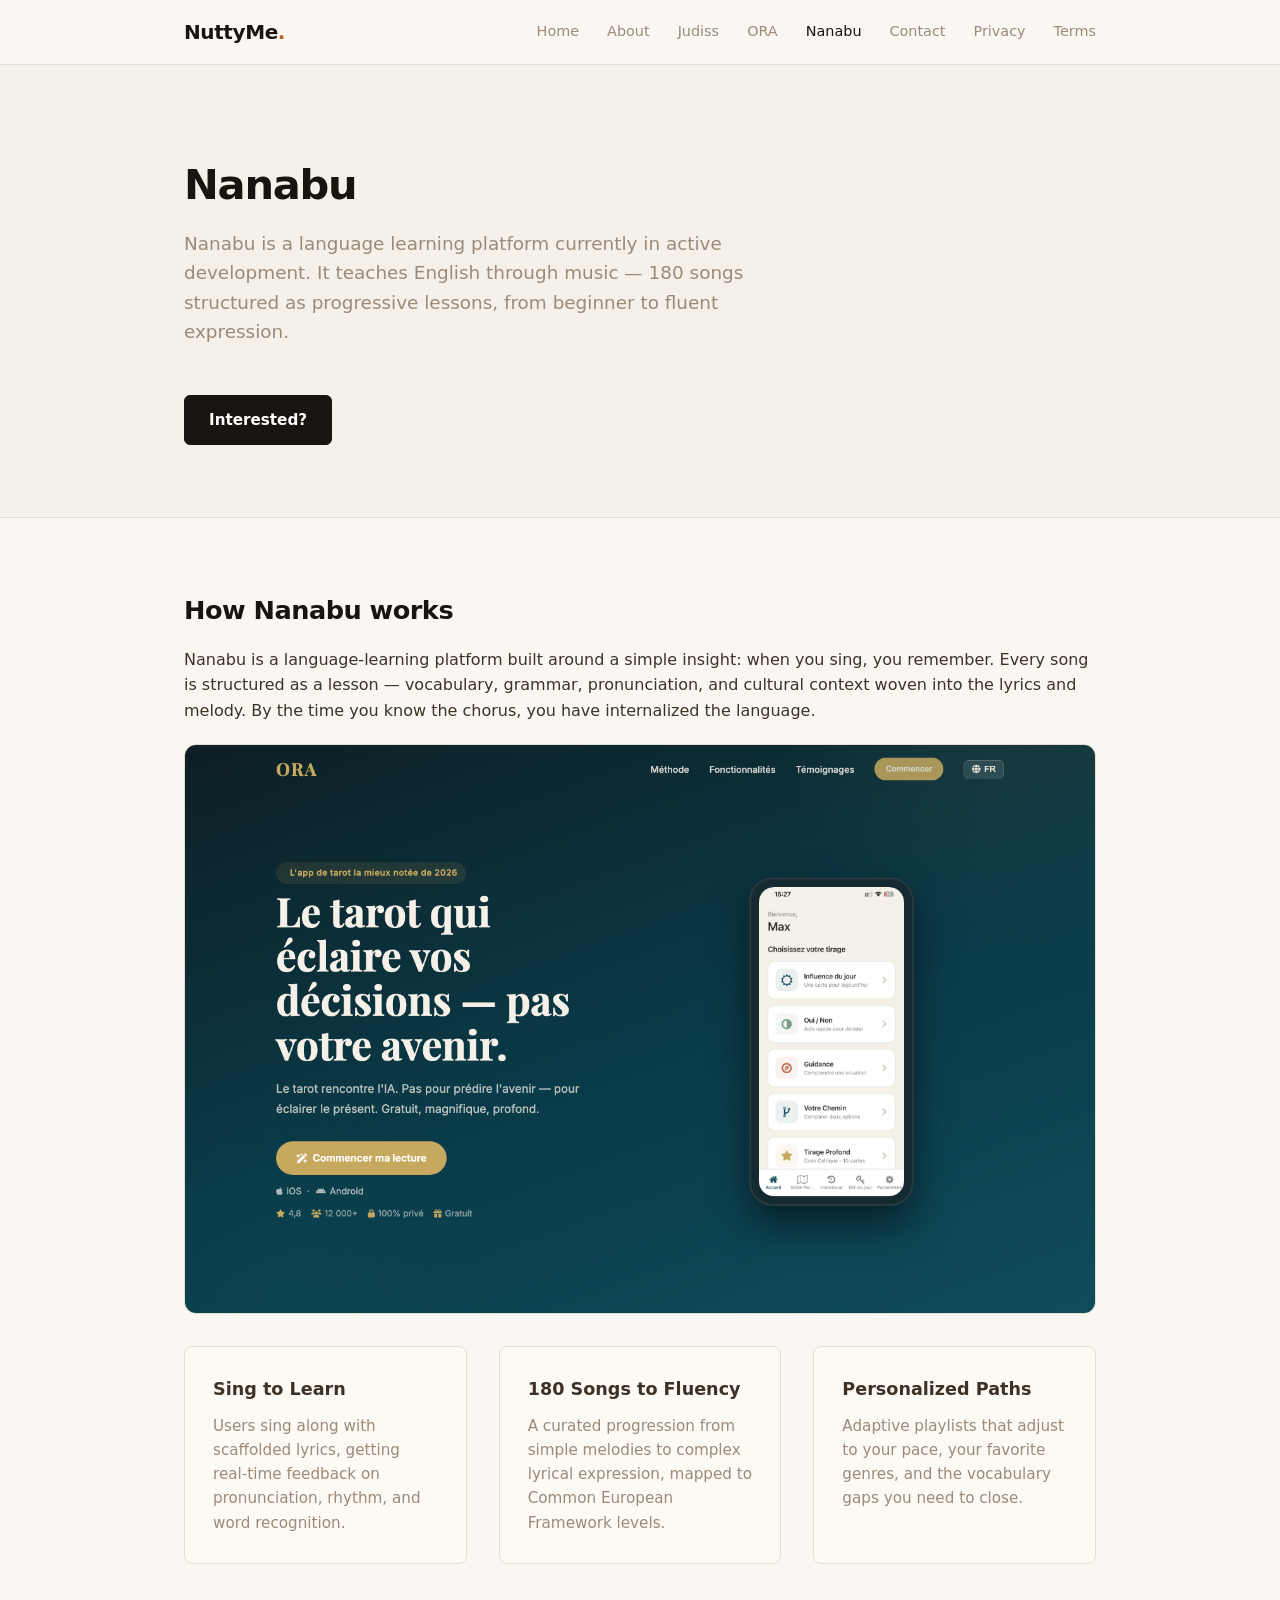
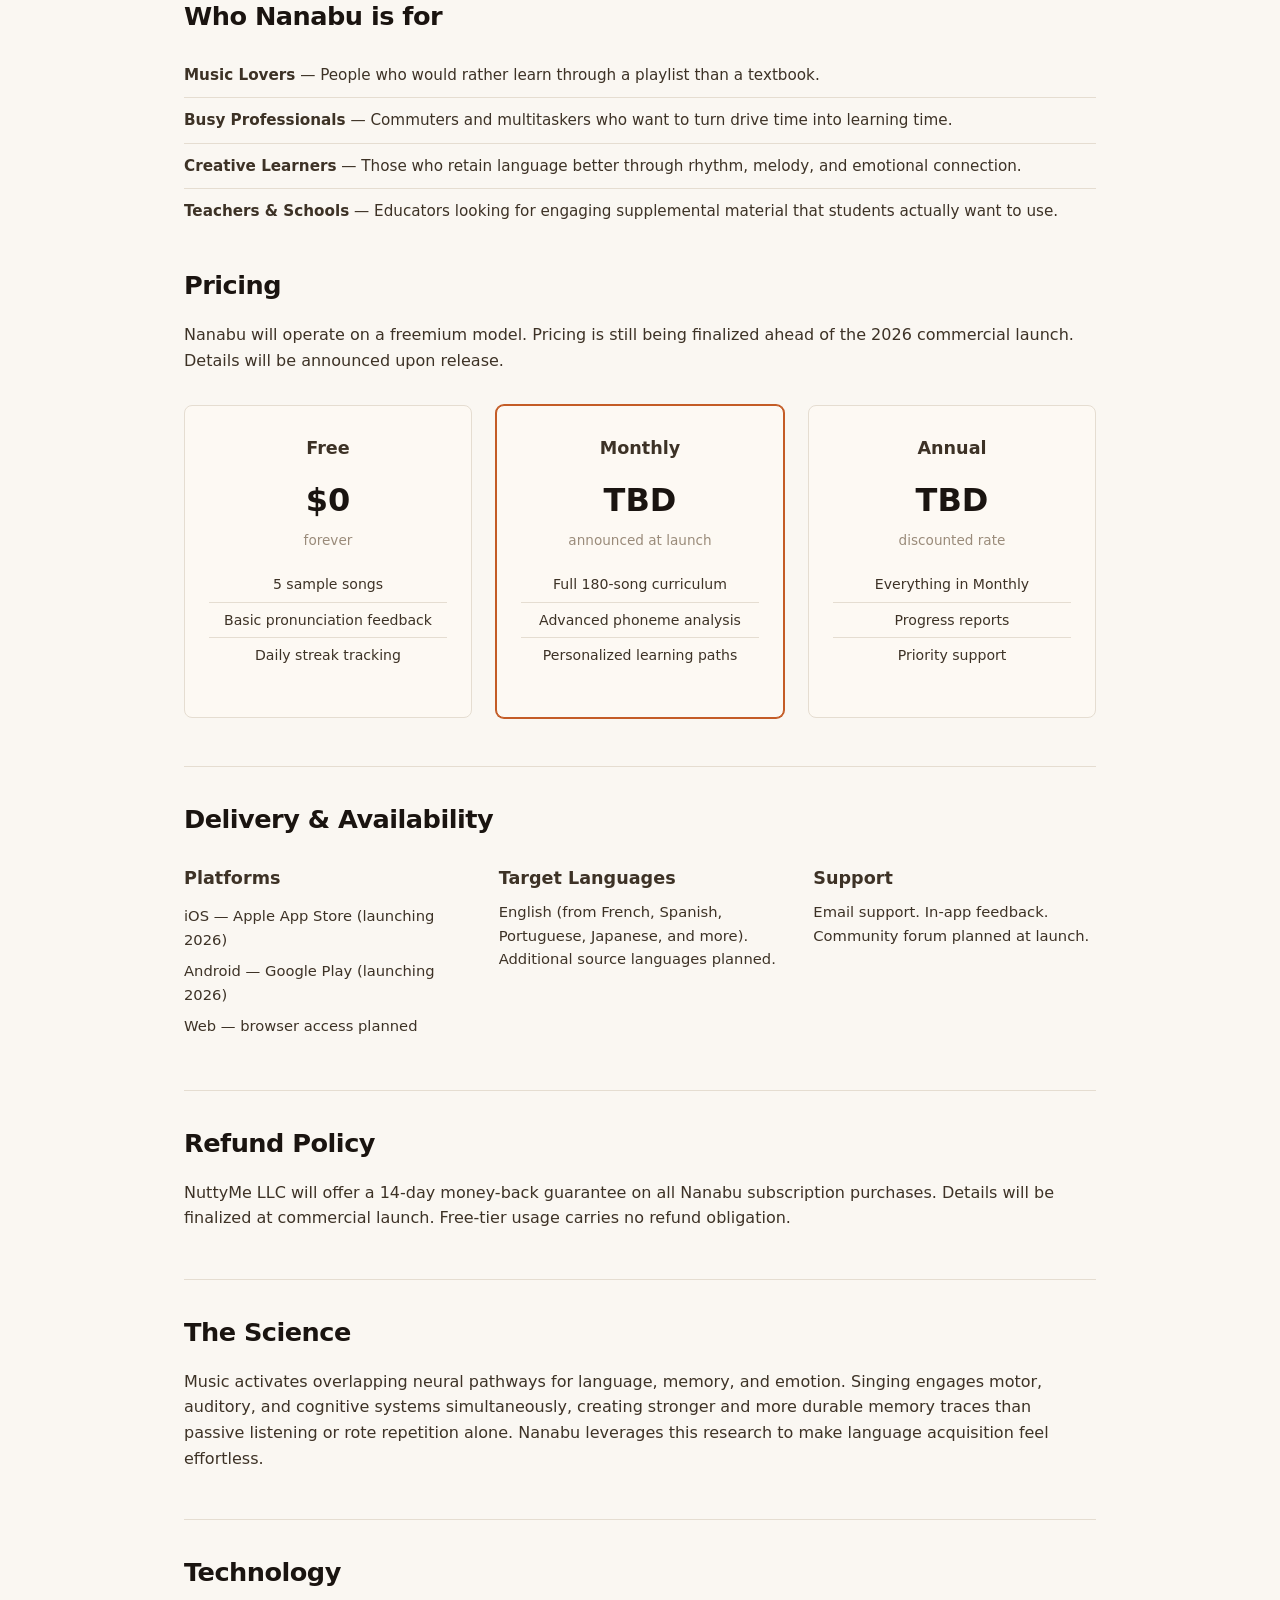
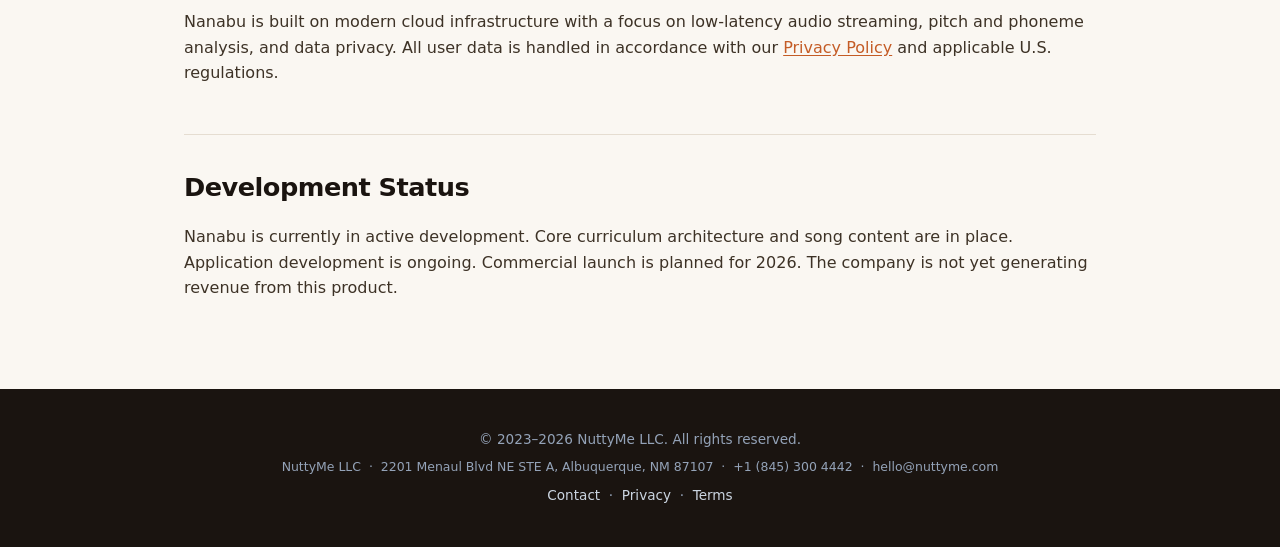
<file: nanabu.html>
<!DOCTYPE html>
<html lang="en">
<head>
  <meta charset="UTF-8" />
  <meta name="viewport" content="width=device-width, initial-scale=1.0" />
  <title>Nanabu — NuttyMe LLC</title>
  <meta name="description" content="Nanabu helps you learn English by singing. 180 songs designed to take you from first notes to fluent expression." />
  <link rel="stylesheet" href="style.css" />
</head>
<body>
  <header>
    <div class="container">
      <a href="index.html" class="logo">NuttyMe<span>.</span></a>
      <input type="checkbox" id="menu-toggle" class="menu-toggle">
      <label for="menu-toggle" class="hamburger">
        <span></span>
        <span></span>
        <span></span>
      </label>
      <nav>
        <a href="index.html">Home</a>
        <a href="about.html">About</a>
        <a href="judiss">Judiss</a>
        <a href="ora.html">ORA</a>
        <a href="nanabu.html" class="active">Nanabu</a>
        <a href="contact.html">Contact</a>
        <a href="privacy.html">Privacy</a>
        <a href="legal.html">Terms</a>
      </nav>
    </div>
  </header>

  <section class="hero">
    <div class="container">
      <h1>Nanabu</h1>
      <p class="lead">Nanabu is a language learning platform currently in active development. It teaches English through music — 180 songs structured as progressive lessons, from beginner to fluent expression.</p>
      <div class="cta">
        <a href="contact.html" class="btn btn-primary">Interested?</a>
      </div>
    </div>
  </section>

  <section>
    <div class="container">
      <h2>How Nanabu works</h2>
      <p>Nanabu is a language-learning platform built around a simple insight: when you sing, you remember. Every song is structured as a lesson — vocabulary, grammar, pronunciation, and cultural context woven into the lyrics and melody. By the time you know the chorus, you have internalized the language.</p>

      <div class="screenshots">
        <img src="screenshot-gallery.png" alt="Nanabu app screenshots — music-based language learning" />
      </div>

      <div class="grid-3 mt-4">
        <div class="card">
          <h3>Sing to Learn</h3>
          <p>Users sing along with scaffolded lyrics, getting real-time feedback on pronunciation, rhythm, and word recognition.</p>
        </div>
        <div class="card">
          <h3>180 Songs to Fluency</h3>
          <p>A curated progression from simple melodies to complex lyrical expression, mapped to Common European Framework levels.</p>
        </div>
        <div class="card">
          <h3>Personalized Paths</h3>
          <p>Adaptive playlists that adjust to your pace, your favorite genres, and the vocabulary gaps you need to close.</p>
        </div>
      </div>

      <h2 class="mt-4">Who Nanabu is for</h2>
      <ul class="clean">
        <li><strong>Music Lovers</strong> — People who would rather learn through a playlist than a textbook.</li>
        <li><strong>Busy Professionals</strong> — Commuters and multitaskers who want to turn drive time into learning time.</li>
        <li><strong>Creative Learners</strong> — Those who retain language better through rhythm, melody, and emotional connection.</li>
        <li><strong>Teachers &amp; Schools</strong> — Educators looking for engaging supplemental material that students actually want to use.</li>
      </ul>

      <h2 class="mt-4">Pricing</h2>
      <p>Nanabu will operate on a freemium model. Pricing is still being finalized ahead of the 2026 commercial launch. Details will be announced upon release.</p>
      <div class="pricing-grid">
        <div class="pricing-card">
          <h3>Free</h3>
          <div class="price">$0</div>
          <div class="price-period">forever</div>
          <ul>
            <li>5 sample songs</li>
            <li>Basic pronunciation feedback</li>
            <li>Daily streak tracking</li>
          </ul>
        </div>
        <div class="pricing-card featured">
          <h3>Monthly</h3>
          <div class="price">TBD</div>
          <div class="price-period">announced at launch</div>
          <ul>
            <li>Full 180-song curriculum</li>
            <li>Advanced phoneme analysis</li>
            <li>Personalized learning paths</li>
          </ul>
        </div>
        <div class="pricing-card">
          <h3>Annual</h3>
          <div class="price">TBD</div>
          <div class="price-period">discounted rate</div>
          <ul>
            <li>Everything in Monthly</li>
            <li>Progress reports</li>
            <li>Priority support</li>
          </ul>
        </div>
      </div>

      <div class="prod-detail">
        <h2>Delivery &amp; Availability</h2>
        <div class="detail-grid">
          <div class="detail-item">
            <h3>Platforms</h3>
            <ul>
              <li>iOS — Apple App Store (launching 2026)</li>
              <li>Android — Google Play (launching 2026)</li>
              <li>Web — browser access planned</li>
            </ul>
          </div>
          <div class="detail-item">
            <h3>Target Languages</h3>
            <p>English (from French, Spanish, Portuguese, Japanese, and more). Additional source languages planned.</p>
          </div>
          <div class="detail-item">
            <h3>Support</h3>
            <p>Email support. In-app feedback. Community forum planned at launch.</p>
          </div>
        </div>
      </div>

      <div class="prod-detail">
        <h2>Refund Policy</h2>
        <p>NuttyMe LLC will offer a 14-day money-back guarantee on all Nanabu subscription purchases. Details will be finalized at commercial launch. Free-tier usage carries no refund obligation.</p>
      </div>

      <div class="prod-detail">
        <h2>The Science</h2>
        <p>Music activates overlapping neural pathways for language, memory, and emotion. Singing engages motor, auditory, and cognitive systems simultaneously, creating stronger and more durable memory traces than passive listening or rote repetition alone. Nanabu leverages this research to make language acquisition feel effortless.</p>
      </div>

      <div class="prod-detail">
        <h2>Technology</h2>
        <p>Nanabu is built on modern cloud infrastructure with a focus on low-latency audio streaming, pitch and phoneme analysis, and data privacy. All user data is handled in accordance with our <a href="legal.html">Privacy Policy</a> and applicable U.S. regulations.</p>
      </div>

      <div class="prod-detail">
        <h2>Development Status</h2>
        <p>Nanabu is currently in active development. Core curriculum architecture and song content are in place. Application development is ongoing. Commercial launch is planned for 2026. The company is not yet generating revenue from this product.</p>
      </div>
    </div>
  </section>

  <footer>
    <div class="container">
      <span>© 2023–2026 NuttyMe LLC. All rights reserved.</span>
      <span class="footer-contact">
        NuttyMe LLC &nbsp;·&nbsp; 2201 Menaul Blvd NE STE A, Albuquerque, NM 87107 &nbsp;·&nbsp; +1 (845) 300 4442 &nbsp;·&nbsp; hello@nuttyme.com
      </span>
      <span>
        <a href="contact.html">Contact</a> &nbsp;·&nbsp; <a href="privacy.html">Privacy</a> &nbsp;·&nbsp; <a href="legal.html#terms">Terms</a>
      </span>
    </div>
  </footer>
</body>
</html>
</file>
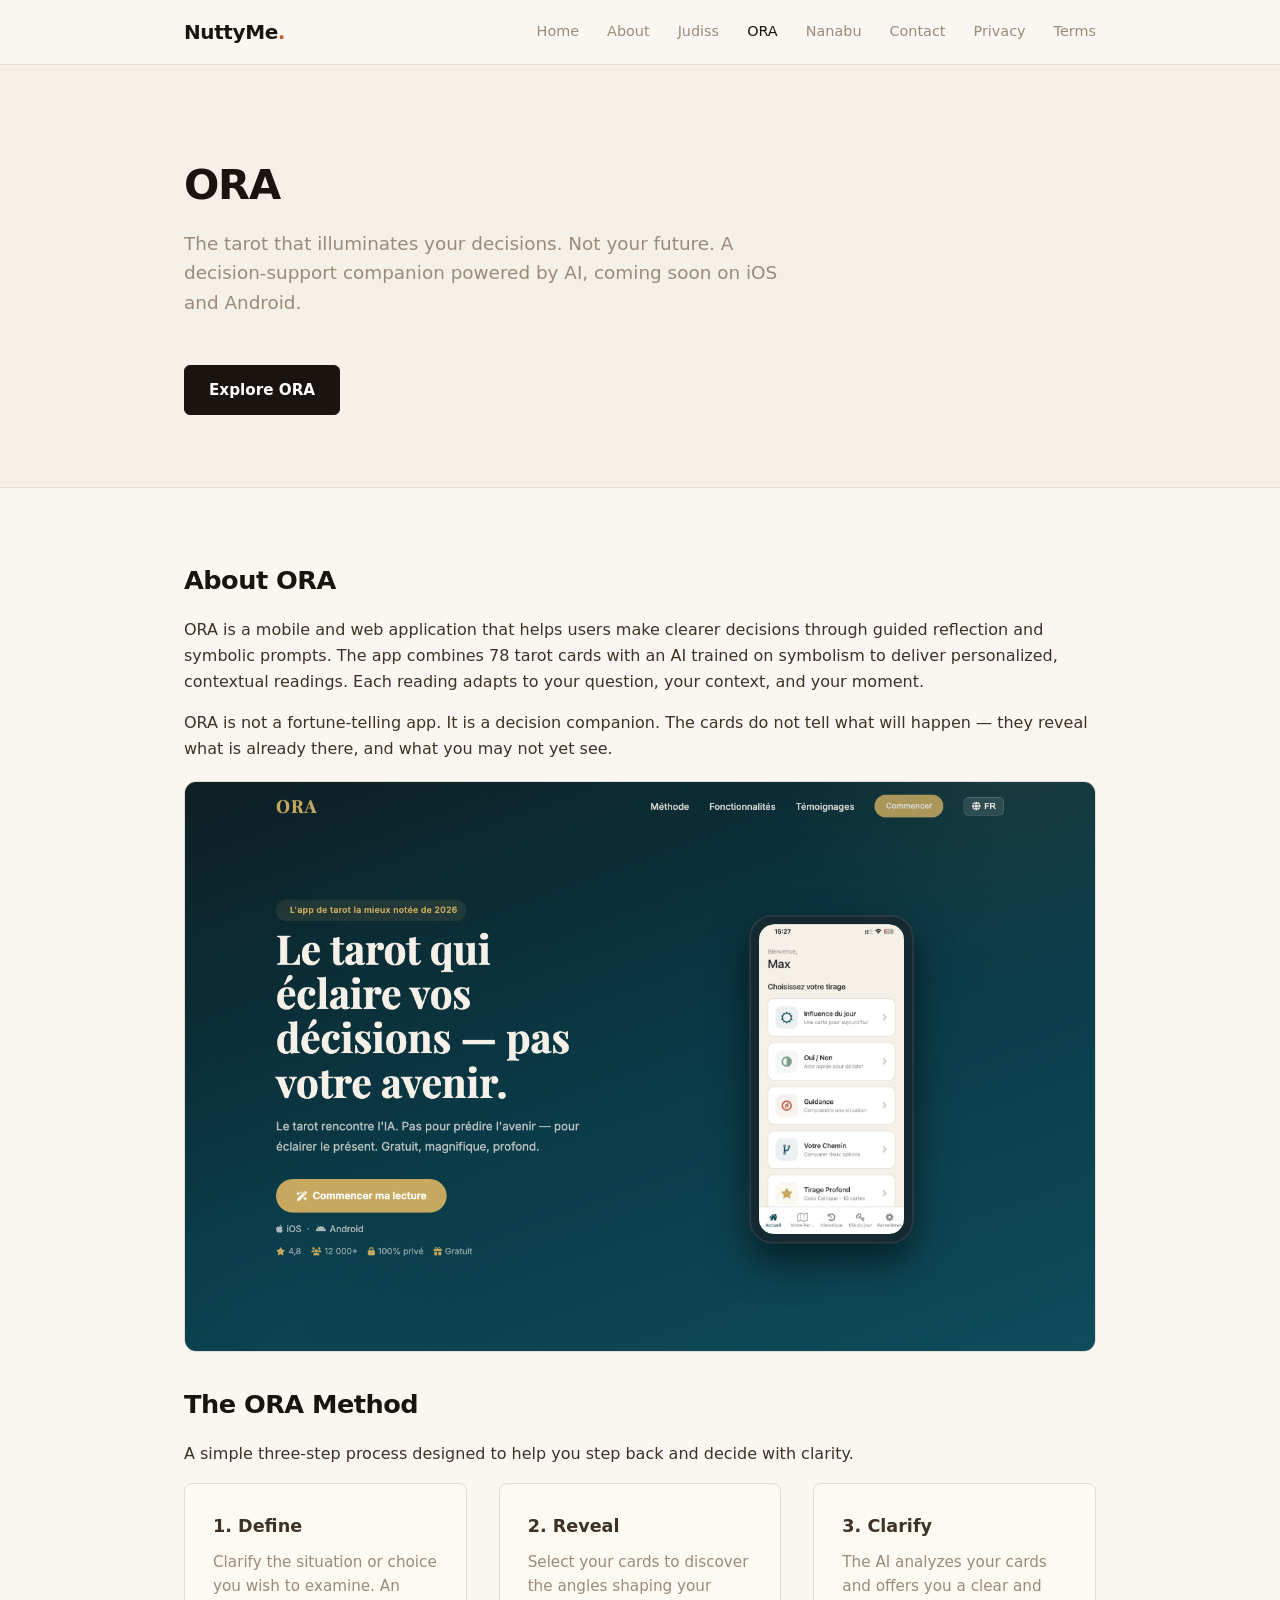
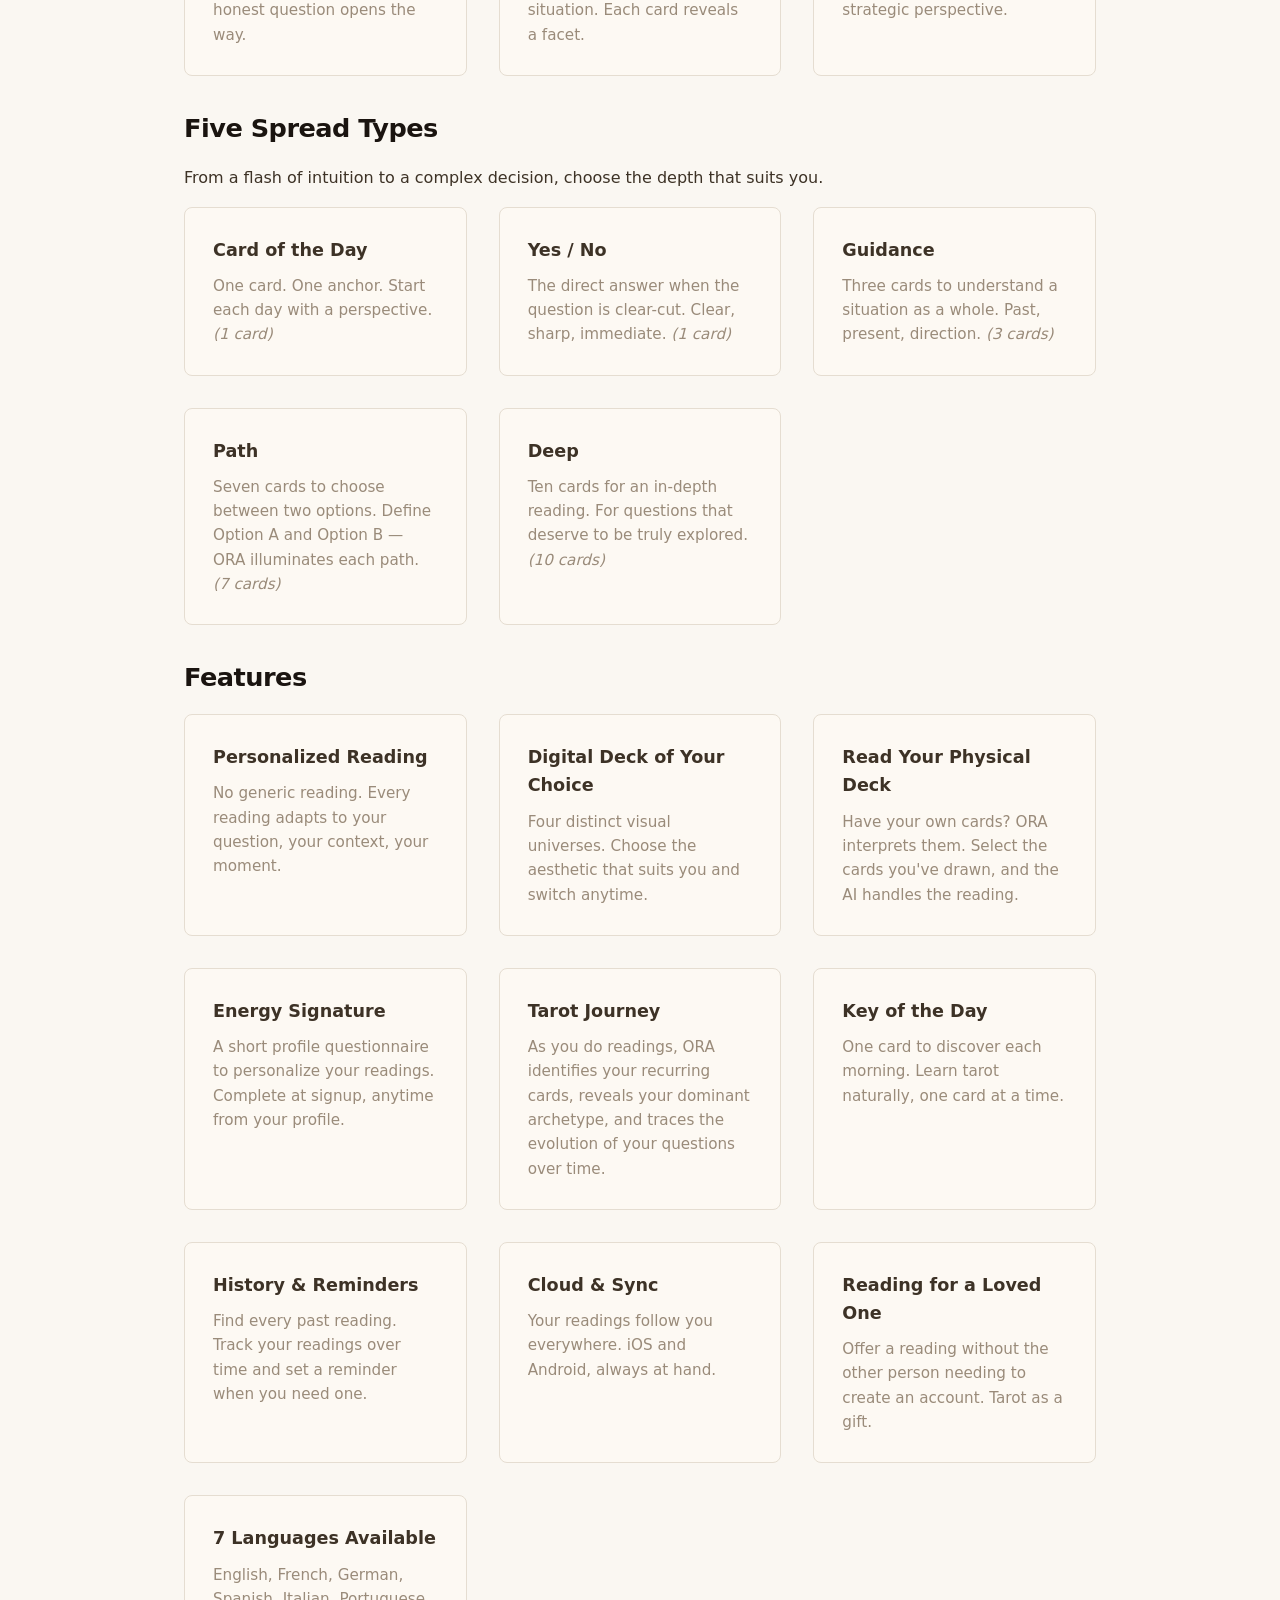
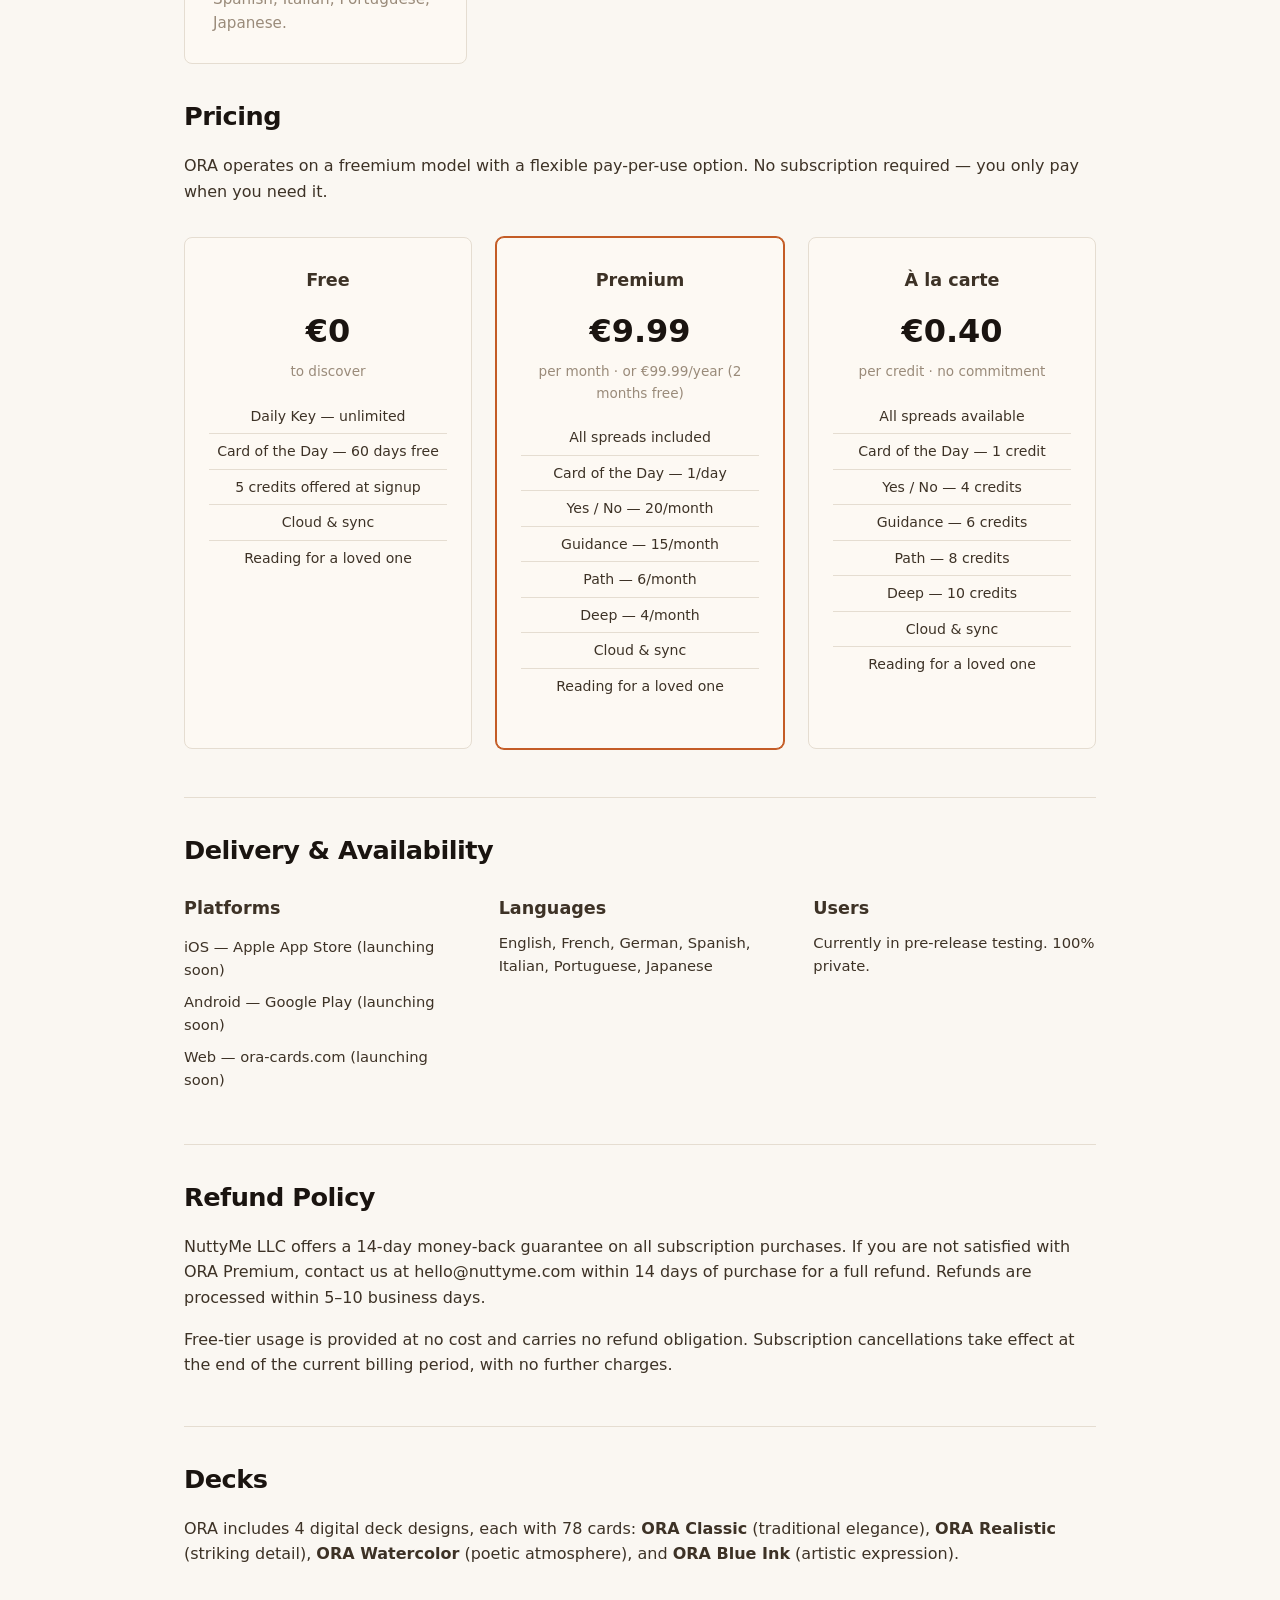
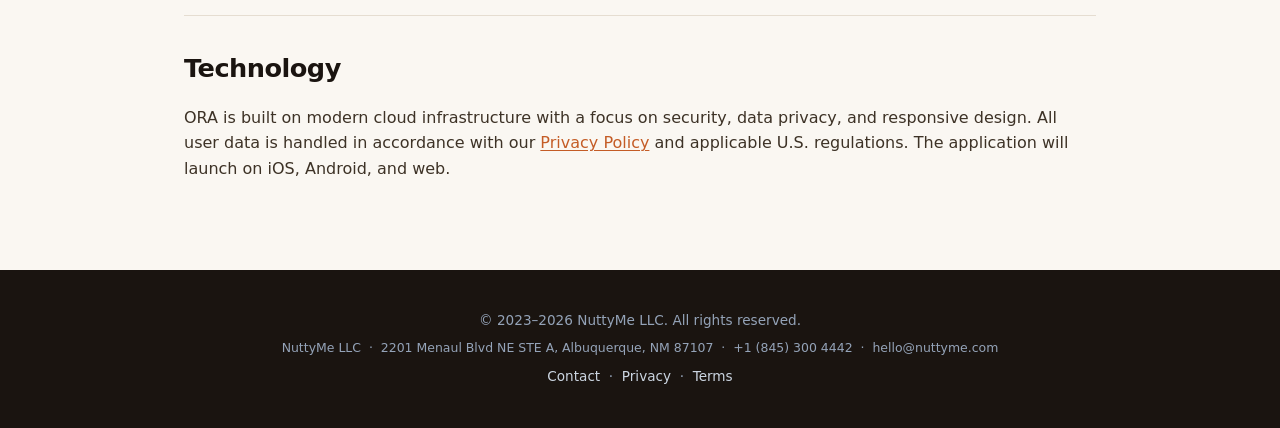
<file: ora.html>
<!DOCTYPE html>
<html lang="en">
<head>
  <meta charset="UTF-8" />
  <meta name="viewport" content="width=device-width, initial-scale=1.0" />
  <title>ORA — NuttyMe LLC</title>
  <meta name="description" content="ORA is a decision-support app powered by tarot and AI. Available on iOS and Android. 5 spreads, 78 cards, 7 languages." />
  <link rel="stylesheet" href="style.css" />
</head>
<body>
  <header>
    <div class="container">
      <a href="index.html" class="logo">NuttyMe<span>.</span></a>
      <input type="checkbox" id="menu-toggle" class="menu-toggle">
      <label for="menu-toggle" class="hamburger">
        <span></span>
        <span></span>
        <span></span>
      </label>
      <nav>
        <a href="index.html">Home</a>
        <a href="about.html">About</a>
        <a href="judiss">Judiss</a>
        <a href="ora.html" class="active">ORA</a>
        <a href="nanabu.html">Nanabu</a>
        <a href="contact.html">Contact</a>
        <a href="privacy.html">Privacy</a>
        <a href="legal.html">Terms</a>
      </nav>
    </div>
  </header>

  <section class="hero">
    <div class="container">
      <h1>ORA</h1>
      <p class="lead">The tarot that illuminates your decisions. Not your future. A decision-support companion powered by AI, coming soon on iOS and Android.</p>
      <div class="cta">
        <a href="https://ora-cards.com/?lang=en" class="btn btn-primary">Explore ORA</a>
      </div>
    </div>
  </section>

  <section>
    <div class="container">
      <h2>About ORA</h2>
      <p>ORA is a mobile and web application that helps users make clearer decisions through guided reflection and symbolic prompts. The app combines 78 tarot cards with an AI trained on symbolism to deliver personalized, contextual readings. Each reading adapts to your question, your context, and your moment.</p>
      <p>ORA is not a fortune-telling app. It is a decision companion. The cards do not tell what will happen — they reveal what is already there, and what you may not yet see.</p>

      <div class="screenshots">
        <img src="screenshot-gallery.png" alt="ORA app screenshots" />
      </div>

      <h2 class="mt-4">The ORA Method</h2>
      <p>A simple three-step process designed to help you step back and decide with clarity.</p>
      <div class="grid-3 mt-2">
        <div class="card">
          <h3>1. Define</h3>
          <p>Clarify the situation or choice you wish to examine. An honest question opens the way.</p>
        </div>
        <div class="card">
          <h3>2. Reveal</h3>
          <p>Select your cards to discover the angles shaping your situation. Each card reveals a facet.</p>
        </div>
        <div class="card">
          <h3>3. Clarify</h3>
          <p>The AI analyzes your cards and offers you a clear and strategic perspective.</p>
        </div>
      </div>

      <h2 class="mt-4">Five Spread Types</h2>
      <p>From a flash of intuition to a complex decision, choose the depth that suits you.</p>
      <div class="grid-3 mt-2">
        <div class="card">
          <h3>Card of the Day</h3>
          <p>One card. One anchor. Start each day with a perspective. <em>(1 card)</em></p>
        </div>
        <div class="card">
          <h3>Yes / No</h3>
          <p>The direct answer when the question is clear-cut. Clear, sharp, immediate. <em>(1 card)</em></p>
        </div>
        <div class="card">
          <h3>Guidance</h3>
          <p>Three cards to understand a situation as a whole. Past, present, direction. <em>(3 cards)</em></p>
        </div>
        <div class="card">
          <h3>Path</h3>
          <p>Seven cards to choose between two options. Define Option A and Option B — ORA illuminates each path. <em>(7 cards)</em></p>
        </div>
        <div class="card">
          <h3>Deep</h3>
          <p>Ten cards for an in-depth reading. For questions that deserve to be truly explored. <em>(10 cards)</em></p>
        </div>
      </div>

      <h2 class="mt-4">Features</h2>
      <div class="grid-3 mt-2">
        <div class="card">
          <h3>Personalized Reading</h3>
          <p>No generic reading. Every reading adapts to your question, your context, your moment.</p>
        </div>
        <div class="card">
          <h3>Digital Deck of Your Choice</h3>
          <p>Four distinct visual universes. Choose the aesthetic that suits you and switch anytime.</p>
        </div>
        <div class="card">
          <h3>Read Your Physical Deck</h3>
          <p>Have your own cards? ORA interprets them. Select the cards you've drawn, and the AI handles the reading.</p>
        </div>
        <div class="card">
          <h3>Energy Signature</h3>
          <p>A short profile questionnaire to personalize your readings. Complete at signup, anytime from your profile.</p>
        </div>
        <div class="card">
          <h3>Tarot Journey</h3>
          <p>As you do readings, ORA identifies your recurring cards, reveals your dominant archetype, and traces the evolution of your questions over time.</p>
        </div>
        <div class="card">
          <h3>Key of the Day</h3>
          <p>One card to discover each morning. Learn tarot naturally, one card at a time.</p>
        </div>
        <div class="card">
          <h3>History & Reminders</h3>
          <p>Find every past reading. Track your readings over time and set a reminder when you need one.</p>
        </div>
        <div class="card">
          <h3>Cloud & Sync</h3>
          <p>Your readings follow you everywhere. iOS and Android, always at hand.</p>
        </div>
        <div class="card">
          <h3>Reading for a Loved One</h3>
          <p>Offer a reading without the other person needing to create an account. Tarot as a gift.</p>
        </div>
        <div class="card">
          <h3>7 Languages Available</h3>
          <p>English, French, German, Spanish, Italian, Portuguese, Japanese.</p>
        </div>
      </div>

      <h2 class="mt-4">Pricing</h2>
      <p>ORA operates on a freemium model with a flexible pay-per-use option. No subscription required — you only pay when you need it.</p>
      <div class="pricing-grid">
        <div class="pricing-card">
          <h3>Free</h3>
          <div class="price">€0</div>
          <div class="price-period">to discover</div>
          <ul>
            <li>Daily Key — unlimited</li>
            <li>Card of the Day — 60 days free</li>
            <li>5 credits offered at signup</li>
            <li>Cloud &amp; sync</li>
            <li>Reading for a loved one</li>
          </ul>
        </div>
        <div class="pricing-card featured">
          <h3>Premium</h3>
          <div class="price">€9.99</div>
          <div class="price-period">per month · or €99.99/year (2 months free)</div>
          <ul>
            <li>All spreads included</li>
            <li>Card of the Day — 1/day</li>
            <li>Yes / No — 20/month</li>
            <li>Guidance — 15/month</li>
            <li>Path — 6/month</li>
            <li>Deep — 4/month</li>
            <li>Cloud &amp; sync</li>
            <li>Reading for a loved one</li>
          </ul>
        </div>
        <div class="pricing-card">
          <h3>À la carte</h3>
          <div class="price">€0.40</div>
          <div class="price-period">per credit · no commitment</div>
          <ul>
            <li>All spreads available</li>
            <li>Card of the Day — 1 credit</li>
            <li>Yes / No — 4 credits</li>
            <li>Guidance — 6 credits</li>
            <li>Path — 8 credits</li>
            <li>Deep — 10 credits</li>
            <li>Cloud &amp; sync</li>
            <li>Reading for a loved one</li>
          </ul>
        </div>
      </div>

      <div class="prod-detail">
        <h2>Delivery &amp; Availability</h2>
        <div class="detail-grid">
          <div class="detail-item">
            <h3>Platforms</h3>
            <ul>
              <li>iOS — Apple App Store (launching soon)</li>
              <li>Android — Google Play (launching soon)</li>
              <li>Web — ora-cards.com (launching soon)</li>
            </ul>
          </div>
          <div class="detail-item">
            <h3>Languages</h3>
            <p>English, French, German, Spanish, Italian, Portuguese, Japanese</p>
          </div>
          <div class="detail-item">
            <h3>Users</h3>
            <p>Currently in pre-release testing. 100% private.</p>
          </div>
        </div>
      </div>

      <div class="prod-detail">
        <h2>Refund Policy</h2>
        <p>NuttyMe LLC offers a 14-day money-back guarantee on all subscription purchases. If you are not satisfied with ORA Premium, contact us at hello@nuttyme.com within 14 days of purchase for a full refund. Refunds are processed within 5–10 business days.</p>
        <p>Free-tier usage is provided at no cost and carries no refund obligation. Subscription cancellations take effect at the end of the current billing period, with no further charges.</p>
      </div>

      <div class="prod-detail">
        <h2>Decks</h2>
        <p>ORA includes 4 digital deck designs, each with 78 cards: <strong>ORA Classic</strong> (traditional elegance), <strong>ORA Realistic</strong> (striking detail), <strong>ORA Watercolor</strong> (poetic atmosphere), and <strong>ORA Blue Ink</strong> (artistic expression).</p>
      </div>

      <div class="prod-detail">
        <h2>Technology</h2>
        <p>ORA is built on modern cloud infrastructure with a focus on security, data privacy, and responsive design. All user data is handled in accordance with our <a href="legal.html">Privacy Policy</a> and applicable U.S. regulations. The application will launch on iOS, Android, and web.</p>
      </div>
    </div>
  </section>

  <footer>
    <div class="container">
      <span>© 2023–2026 NuttyMe LLC. All rights reserved.</span>
      <span class="footer-contact">
        NuttyMe LLC &nbsp;·&nbsp; 2201 Menaul Blvd NE STE A, Albuquerque, NM 87107 &nbsp;·&nbsp; +1 (845) 300 4442 &nbsp;·&nbsp; hello@nuttyme.com
      </span>
      <span>
        <a href="contact.html">Contact</a> &nbsp;·&nbsp; <a href="privacy.html">Privacy</a> &nbsp;·&nbsp; <a href="legal.html#terms">Terms</a>
      </span>
    </div>
  </footer>
</body>
</html>
</file>
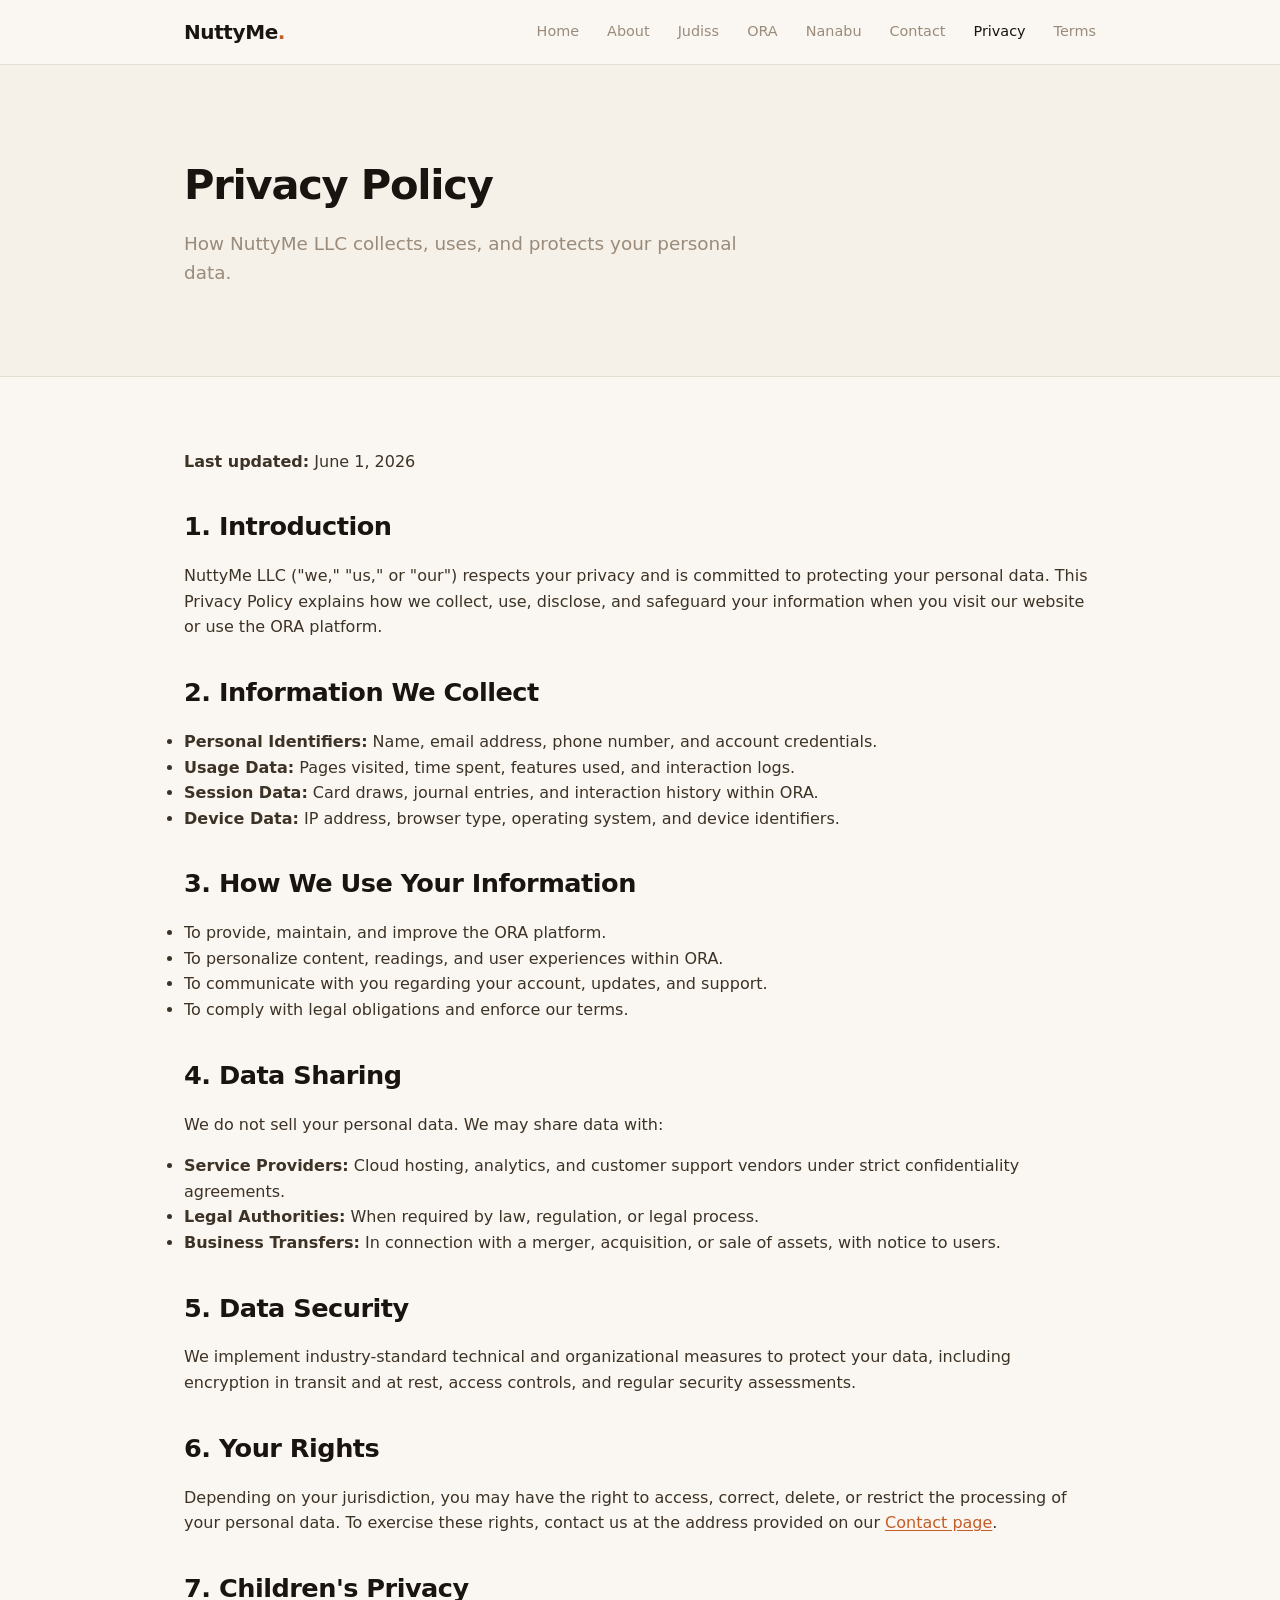
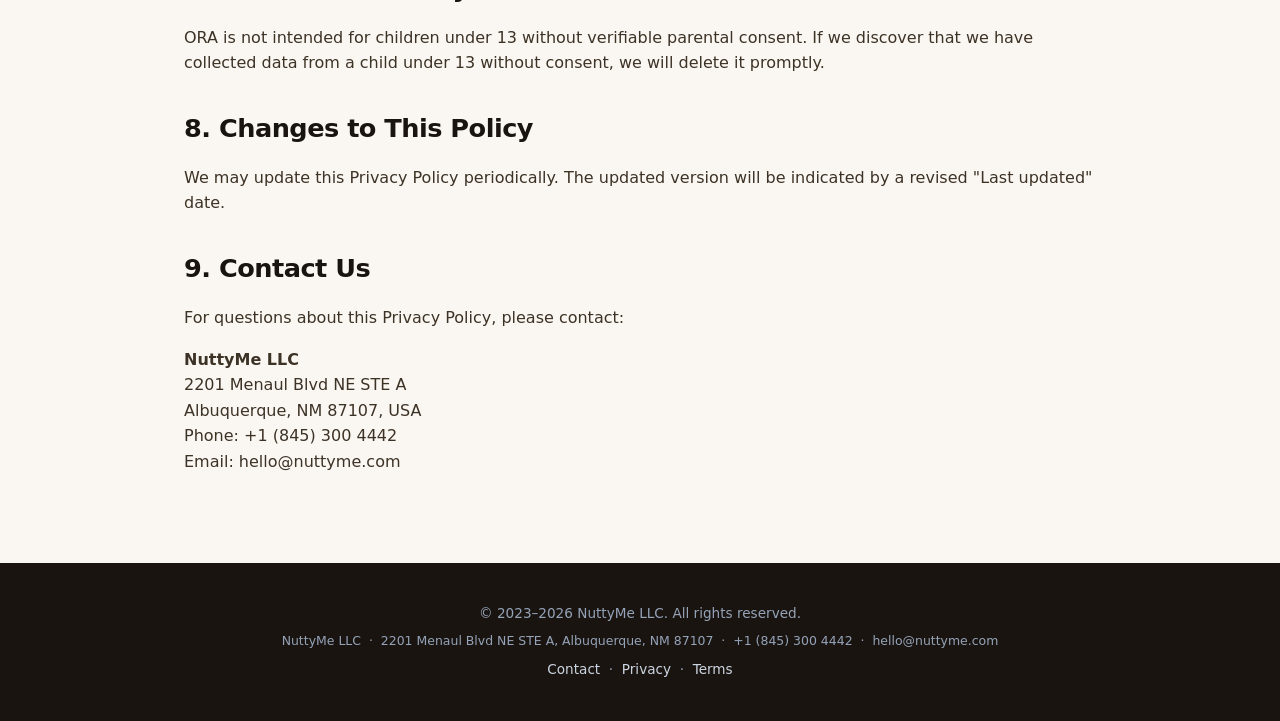
<file: privacy.html>
<!DOCTYPE html>
<html lang="en">
<head>
  <meta charset="UTF-8" />
  <meta name="viewport" content="width=device-width, initial-scale=1.0" />
  <title>Privacy Policy — NuttyMe LLC</title>
  <meta name="description" content="Privacy Policy for NuttyMe LLC and the ORA platform." />
  <link rel="stylesheet" href="style.css" />
</head>
<body>
  <header>
    <div class="container">
      <a href="index.html" class="logo">NuttyMe<span>.</span></a>
      <input type="checkbox" id="menu-toggle" class="menu-toggle">
      <label for="menu-toggle" class="hamburger">
        <span></span>
        <span></span>
        <span></span>
      </label>
      <nav>
        <a href="index.html">Home</a>
        <a href="about.html">About</a>
        <a href="judiss">Judiss</a>
        <a href="ora.html">ORA</a>
        <a href="nanabu.html">Nanabu</a>
        <a href="contact.html">Contact</a>
        <a href="privacy.html" class="active">Privacy</a>
        <a href="legal.html">Terms</a>
      </nav>
    </div>
  </header>

  <section class="hero">
    <div class="container">
      <h1>Privacy Policy</h1>
      <p class="lead">How NuttyMe LLC collects, uses, and protects your personal data.</p>
    </div>
  </section>

  <section>
    <div class="container">
      <p><strong>Last updated:</strong> June 1, 2026</p>

      <h2 class="mt-4">1. Introduction</h2>
      <p>NuttyMe LLC ("we," "us," or "our") respects your privacy and is committed to protecting your personal data. This Privacy Policy explains how we collect, use, disclose, and safeguard your information when you visit our website or use the ORA platform.</p>

      <h2 class="mt-4">2. Information We Collect</h2>
      <ul>
        <li><strong>Personal Identifiers:</strong> Name, email address, phone number, and account credentials.</li>
        <li><strong>Usage Data:</strong> Pages visited, time spent, features used, and interaction logs.</li>
        <li><strong>Session Data:</strong> Card draws, journal entries, and interaction history within ORA.</li>
        <li><strong>Device Data:</strong> IP address, browser type, operating system, and device identifiers.</li>
      </ul>

      <h2 class="mt-4">3. How We Use Your Information</h2>
      <ul>
        <li>To provide, maintain, and improve the ORA platform.</li>
        <li>To personalize content, readings, and user experiences within ORA.</li>
        <li>To communicate with you regarding your account, updates, and support.</li>
        <li>To comply with legal obligations and enforce our terms.</li>
      </ul>

      <h2 class="mt-4">4. Data Sharing</h2>
      <p>We do not sell your personal data. We may share data with:</p>
      <ul>
        <li><strong>Service Providers:</strong> Cloud hosting, analytics, and customer support vendors under strict confidentiality agreements.</li>
        <li><strong>Legal Authorities:</strong> When required by law, regulation, or legal process.</li>
        <li><strong>Business Transfers:</strong> In connection with a merger, acquisition, or sale of assets, with notice to users.</li>
      </ul>

      <h2 class="mt-4">5. Data Security</h2>
      <p>We implement industry-standard technical and organizational measures to protect your data, including encryption in transit and at rest, access controls, and regular security assessments.</p>

      <h2 class="mt-4">6. Your Rights</h2>
      <p>Depending on your jurisdiction, you may have the right to access, correct, delete, or restrict the processing of your personal data. To exercise these rights, contact us at the address provided on our <a href="contact.html">Contact page</a>.</p>

      <h2 class="mt-4">7. Children's Privacy</h2>
      <p>ORA is not intended for children under 13 without verifiable parental consent. If we discover that we have collected data from a child under 13 without consent, we will delete it promptly.</p>

      <h2 class="mt-4">8. Changes to This Policy</h2>
      <p>We may update this Privacy Policy periodically. The updated version will be indicated by a revised "Last updated" date.</p>

      <h2 class="mt-4">9. Contact Us</h2>
      <p>For questions about this Privacy Policy, please contact:</p>
      <p><strong>NuttyMe LLC</strong><br>2201 Menaul Blvd NE STE A<br>Albuquerque, NM 87107, USA<br>Phone: +1 (845) 300 4442<br>Email: hello@nuttyme.com</p>
    </div>
  </section>

  <footer>
    <div class="container">
      <span>© 2023–2026 NuttyMe LLC. All rights reserved.</span>
      <span class="footer-contact">
        NuttyMe LLC &nbsp;·&nbsp; 2201 Menaul Blvd NE STE A, Albuquerque, NM 87107 &nbsp;·&nbsp; +1 (845) 300 4442 &nbsp;·&nbsp; hello@nuttyme.com
      </span>
      <span>
        <a href="contact.html">Contact</a> &nbsp;·&nbsp; <a href="privacy.html">Privacy</a> &nbsp;·&nbsp; <a href="legal.html">Terms</a>
      </span>
    </div>
  </footer>
</body>
</html>
</file>
<file: style.css>
/* NuttyMe LLC — Corporate Styles */
:root {
  --navy: #1a1410;
  --slate: #3d3226;
  --muted: #9a8b7a;
  --light: #f5f0e8;
  --border: #e5ddd1;
  --accent: #c45c26;
  --max-width: 960px;
}

* { box-sizing: border-box; margin: 0; padding: 0; }

html { scroll-behavior: smooth; }

body {
  font-family: system-ui, -apple-system, BlinkMacSystemFont, "Segoe UI", Roboto, sans-serif;
  color: var(--slate);
  line-height: 1.6;
  background: #faf7f2;
}

a { color: var(--accent); text-decoration: underline; text-underline-offset: 2px; }

.container {
  max-width: var(--max-width);
  margin: 0 auto;
  padding: 0 24px;
}

/* Header */
header {
  border-bottom: 1px solid var(--border);
  background: #faf7f2;
  position: sticky;
  top: 0;
  z-index: 100;
}

header .container {
  display: flex;
  align-items: center;
  justify-content: space-between;
  height: 64px;
}

.logo {
  font-weight: 700;
  font-size: 1.25rem;
  color: var(--navy);
  letter-spacing: -0.02em;
  text-decoration: none;
}

.logo span { color: var(--accent); }

/* Mobile menu */
.menu-toggle {
  display: none;
}

.hamburger {
  display: none;
  flex-direction: column;
  justify-content: space-between;
  width: 24px;
  height: 18px;
  cursor: pointer;
  z-index: 110;
}

.hamburger span {
  display: block;
  height: 2px;
  background: var(--navy);
  border-radius: 2px;
  transition: all 0.3s;
}

.menu-toggle:checked ~ .hamburger span:nth-child(1) {
  transform: rotate(45deg) translate(5px, 6px);
}

.menu-toggle:checked ~ .hamburger span:nth-child(2) {
  opacity: 0;
}

.menu-toggle:checked ~ .hamburger span:nth-child(3) {
  transform: rotate(-45deg) translate(5px, -6px);
}

nav {
  display: flex;
}

nav a {
  margin-left: 28px;
  text-decoration: none;
  color: var(--muted);
  font-size: 0.9rem;
  font-weight: 500;
  transition: color 0.2s;
}

nav a:hover, nav a.active { color: var(--navy); }

@media (max-width: 640px) {
  .hamburger { display: flex; }
  nav {
    position: fixed;
    top: 64px;
    left: 0;
    right: 0;
    bottom: 0;
    background: #faf7f2;
    flex-direction: column;
    align-items: center;
    justify-content: flex-start;
    padding-top: 48px;
    gap: 32px;
    transform: translateX(100%);
    transition: transform 0.3s ease;
    z-index: 99;
  }
  .menu-toggle:checked ~ nav {
    transform: translateX(0);
  }
  nav a {
    margin-left: 0;
    font-size: 1.2rem;
  }
}

/* Hero */
.hero {
  padding: 96px 0 72px;
  background: var(--light);
  border-bottom: 1px solid var(--border);
}

.hero h1 {
  font-size: 2.6rem;
  font-weight: 800;
  color: var(--navy);
  line-height: 1.15;
  letter-spacing: -0.03em;
  max-width: 720px;
}

.hero p.lead {
  font-size: 1.15rem;
  color: var(--muted);
  margin-top: 20px;
  max-width: 600px;
}

.hero .cta {
  margin-top: 32px;
  display: inline-flex;
  gap: 12px;
}

.btn {
  display: inline-block;
  padding: 12px 24px;
  border-radius: 6px;
  font-size: 0.95rem;
  font-weight: 600;
  text-decoration: none;
  transition: all 0.2s;
  border: 1px solid transparent;
  cursor: pointer;
}

.btn-primary {
  background: var(--navy);
  color: #fff;
  border-color: var(--navy);
}

.btn-primary:hover { background: var(--slate); border-color: var(--slate); }

.btn-secondary {
  background: #faf7f2;
  color: var(--slate);
  border-color: var(--border);
}

.btn-secondary:hover { border-color: var(--muted); }

/* Sections */
section { padding: 72px 0; }

section.alt { background: var(--light); border-top: 1px solid var(--border); border-bottom: 1px solid var(--border); }

h2 {
  font-size: 1.6rem;
  font-weight: 700;
  color: var(--navy);
  margin-bottom: 16px;
  letter-spacing: -0.02em;
}

h3 {
  font-size: 1.1rem;
  font-weight: 600;
  color: var(--slate);
  margin-bottom: 8px;
}

p { margin-bottom: 16px; color: var(--slate); }

/* Grid */
.grid-3 {
  display: grid;
  grid-template-columns: repeat(auto-fit, minmax(260px, 1fr));
  gap: 32px;
  margin-top: 40px;
}

.card {
  background: #fdf9f3;
  border: 1px solid var(--border);
  border-radius: 8px;
  padding: 28px;
}

.card h3 { margin-bottom: 10px; }

.card p { font-size: 0.95rem; color: var(--muted); margin-bottom: 0; }

/* About / Legal details */
.detail-row {
  display: flex;
  justify-content: space-between;
  padding: 14px 0;
  border-bottom: 1px solid var(--border);
  font-size: 0.95rem;
}

.detail-row:last-child { border-bottom: none; }

.detail-row .label { color: var(--muted); font-weight: 500; }

.detail-row .value { color: var(--slate); font-weight: 600; text-align: right; }

/* Lists */
ul.clean { list-style: none; padding: 0; }
ul.clean li {
  padding: 10px 0;
  border-bottom: 1px solid var(--border);
  font-size: 0.95rem;
}
ul.clean li:last-child { border-bottom: none; }

/* Contact */
.contact-grid {
  display: grid;
  grid-template-columns: 1fr 1fr;
  gap: 48px;
  margin-top: 32px;
}

@media (max-width: 640px) {
  .contact-grid { grid-template-columns: 1fr; }
  .hero h1 { font-size: 2rem; }
}

.contact-block h3 { margin-bottom: 6px; }
.contact-block p { margin-bottom: 4px; font-size: 0.95rem; color: var(--muted); }

form label {
  display: block;
  font-size: 0.85rem;
  font-weight: 600;
  color: var(--slate);
  margin-bottom: 6px;
  margin-top: 16px;
}

form input,
form textarea {
  width: 100%;
  padding: 10px 12px;
  border: 1px solid var(--border);
  border-radius: 6px;
  font-family: inherit;
  font-size: 0.95rem;
  color: var(--slate);
}

form input:focus,
form textarea:focus {
  outline: none;
  border-color: var(--accent);
}

form button { margin-top: 20px; }

/* Legal */
.legal-nav {
  display: flex;
  gap: 24px;
  margin-bottom: 32px;
  border-bottom: 1px solid var(--border);
  padding-bottom: 12px;
}

.legal-nav a {
  text-decoration: none;
  color: var(--muted);
  font-weight: 500;
  font-size: 0.95rem;
}

.legal-nav a:hover, .legal-nav a.active { color: var(--navy); }

.legal-section { margin-bottom: 48px; }
.legal-section h3 { font-size: 1.2rem; margin-bottom: 12px; }
.legal-section p, .legal-section li { font-size: 0.92rem; color: var(--slate); }
.legal-section ul { padding-left: 20px; margin-bottom: 16px; }
.legal-section ul li { margin-bottom: 8px; }

/* Footer */
footer {
  background: var(--navy);
  color: #94a3b8;
  padding: 40px 0;
  font-size: 0.85rem;
}

footer .container {
  display: flex;
  flex-direction: column;
  align-items: center;
  gap: 8px;
  text-align: center;
}

.footer-contact {
  font-size: 0.78rem;
  color: #94a3b8;
  line-height: 1.5;
}

footer a { color: #cbd5e1; text-decoration: none; }
footer a:hover { color: #fff; }

.btn { text-decoration: none; }
.legal-nav a { text-decoration: none; }

/* Pricing tables */
.pricing-grid {
  display: grid;
  grid-template-columns: repeat(auto-fit, minmax(220px, 1fr));
  gap: 24px;
  margin-top: 32px;
}
.pricing-card {
  background: #fdf9f3;
  border: 1px solid var(--border);
  border-radius: 8px;
  padding: 28px 24px;
  text-align: center;
}
.pricing-card.featured {
  border-color: var(--accent);
  box-shadow: 0 0 0 1px var(--accent);
}
.pricing-card h3 { margin-bottom: 4px; }
.pricing-card .price {
  font-size: 2rem;
  font-weight: 700;
  color: var(--navy);
  margin: 12px 0 4px;
}
.pricing-card .price-period { font-size: 0.85rem; color: var(--muted); }
.pricing-card ul { list-style: none; padding: 0; margin: 16px 0; }
.pricing-card ul li {
  padding: 6px 0;
  font-size: 0.88rem;
  color: var(--slate);
  border-bottom: 1px solid var(--border);
}
.pricing-card ul li:last-child { border-bottom: none; }

/* Product detail sections */
.prod-detail {
  margin-top: 48px;
  padding-top: 32px;
  border-top: 1px solid var(--border);
}
.prod-detail h2 { margin-bottom: 16px; }
.detail-grid {
  display: grid;
  grid-template-columns: repeat(auto-fit, minmax(280px, 1fr));
  gap: 32px;
  margin-top: 24px;
}
.detail-item h3 { margin-bottom: 8px; }
.detail-item p, .detail-item li { font-size: 0.92rem; color: var(--slate); }
.detail-item ul { list-style: none; padding: 0; }
.detail-item ul li { padding: 4px 0; }

/* App screenshots */
.screenshots {
  display: grid;
  grid-template-columns: repeat(auto-fit, minmax(160px, 1fr));
  gap: 16px;
  margin-top: 20px;
}
.screenshots img {
  width: 100%;
  border-radius: 12px;
  border: 1px solid var(--border);
}

/* Social links */
.social-links {
  display: flex;
  gap: 16px;
  margin-top: 12px;
}
.social-links a {
  display: inline-flex;
  align-items: center;
  gap: 6px;
  padding: 8px 16px;
  border: 1px solid var(--border);
  border-radius: 6px;
  font-size: 0.9rem;
  color: var(--slate);
  text-decoration: none;
  transition: all 0.2s;
}
.social-links a:hover {
  border-color: var(--accent);
  color: var(--accent);
}

/* Utility */
.text-center { text-align: center; }
.mt-2 { margin-top: 16px; }
.mt-4 { margin-top: 32px; }
.mb-2 { margin-bottom: 16px; }
</file>
